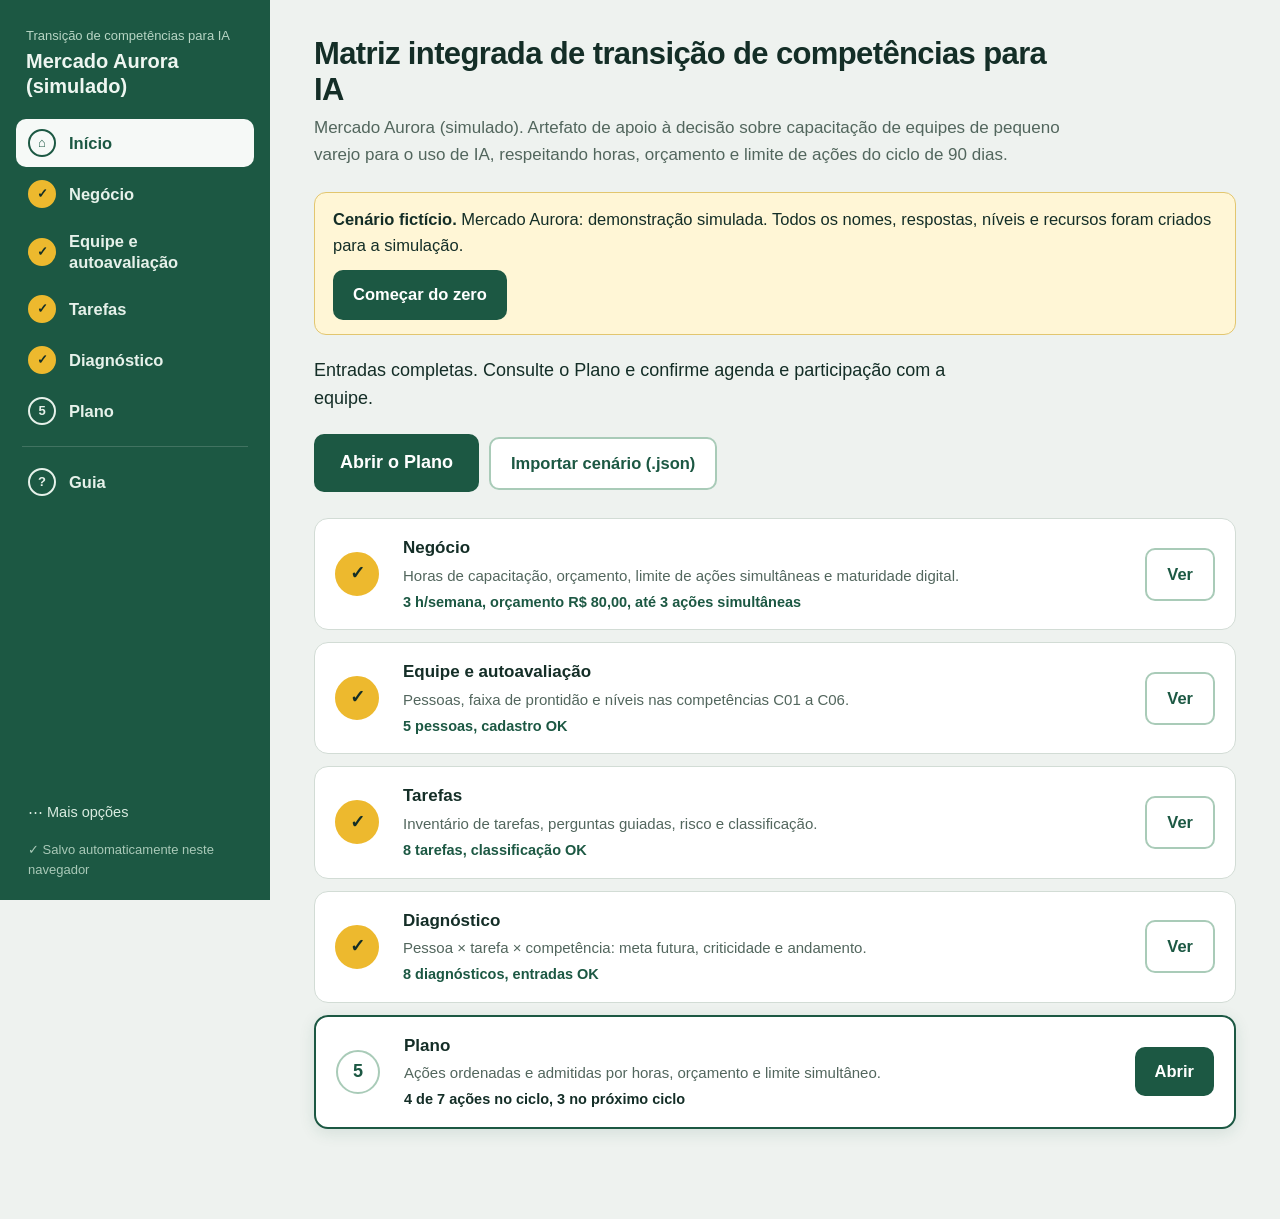
<file: index.html>
<!doctype html>
<html lang="pt-BR">
<head>
<meta charset="utf-8">
<meta name="viewport" content="width=device-width, initial-scale=1">
<title>Treinamento da equipe para IA</title>
<link rel="stylesheet" href="assets/css/estilo.css">
</head>
<body>
<div id="root"></div>
<div class="toast" id="toast" role="status" aria-live="polite"></div>
<noscript><p style="padding:30px;font-size:18px">Para usar esta ferramenta, o JavaScript do navegador precisa estar ativado.</p></noscript>

<!-- Scripts clássicos (não módulos), em ordem, para funcionar abrindo o arquivo direto do disco. -->
<script src="assets/js/motor.js"></script>
<script src="assets/js/textos.js"></script>
<script src="assets/js/util.js"></script>
<script src="assets/js/estado.js"></script>
<script src="assets/js/formulario.js"></script>
<script src="assets/js/modelo-formulario.js"></script>
<script src="assets/js/telas/inicio.js"></script>
<script src="assets/js/telas/loja.js"></script>
<script src="assets/js/telas/equipe.js"></script>
<script src="assets/js/telas/tarefas.js"></script>
<script src="assets/js/telas/aprender.js"></script>
<script src="assets/js/telas/plano.js"></script>
<script src="assets/js/telas/ajuda.js"></script>
<script src="assets/js/app.js"></script>
</body>
</html>
</file>
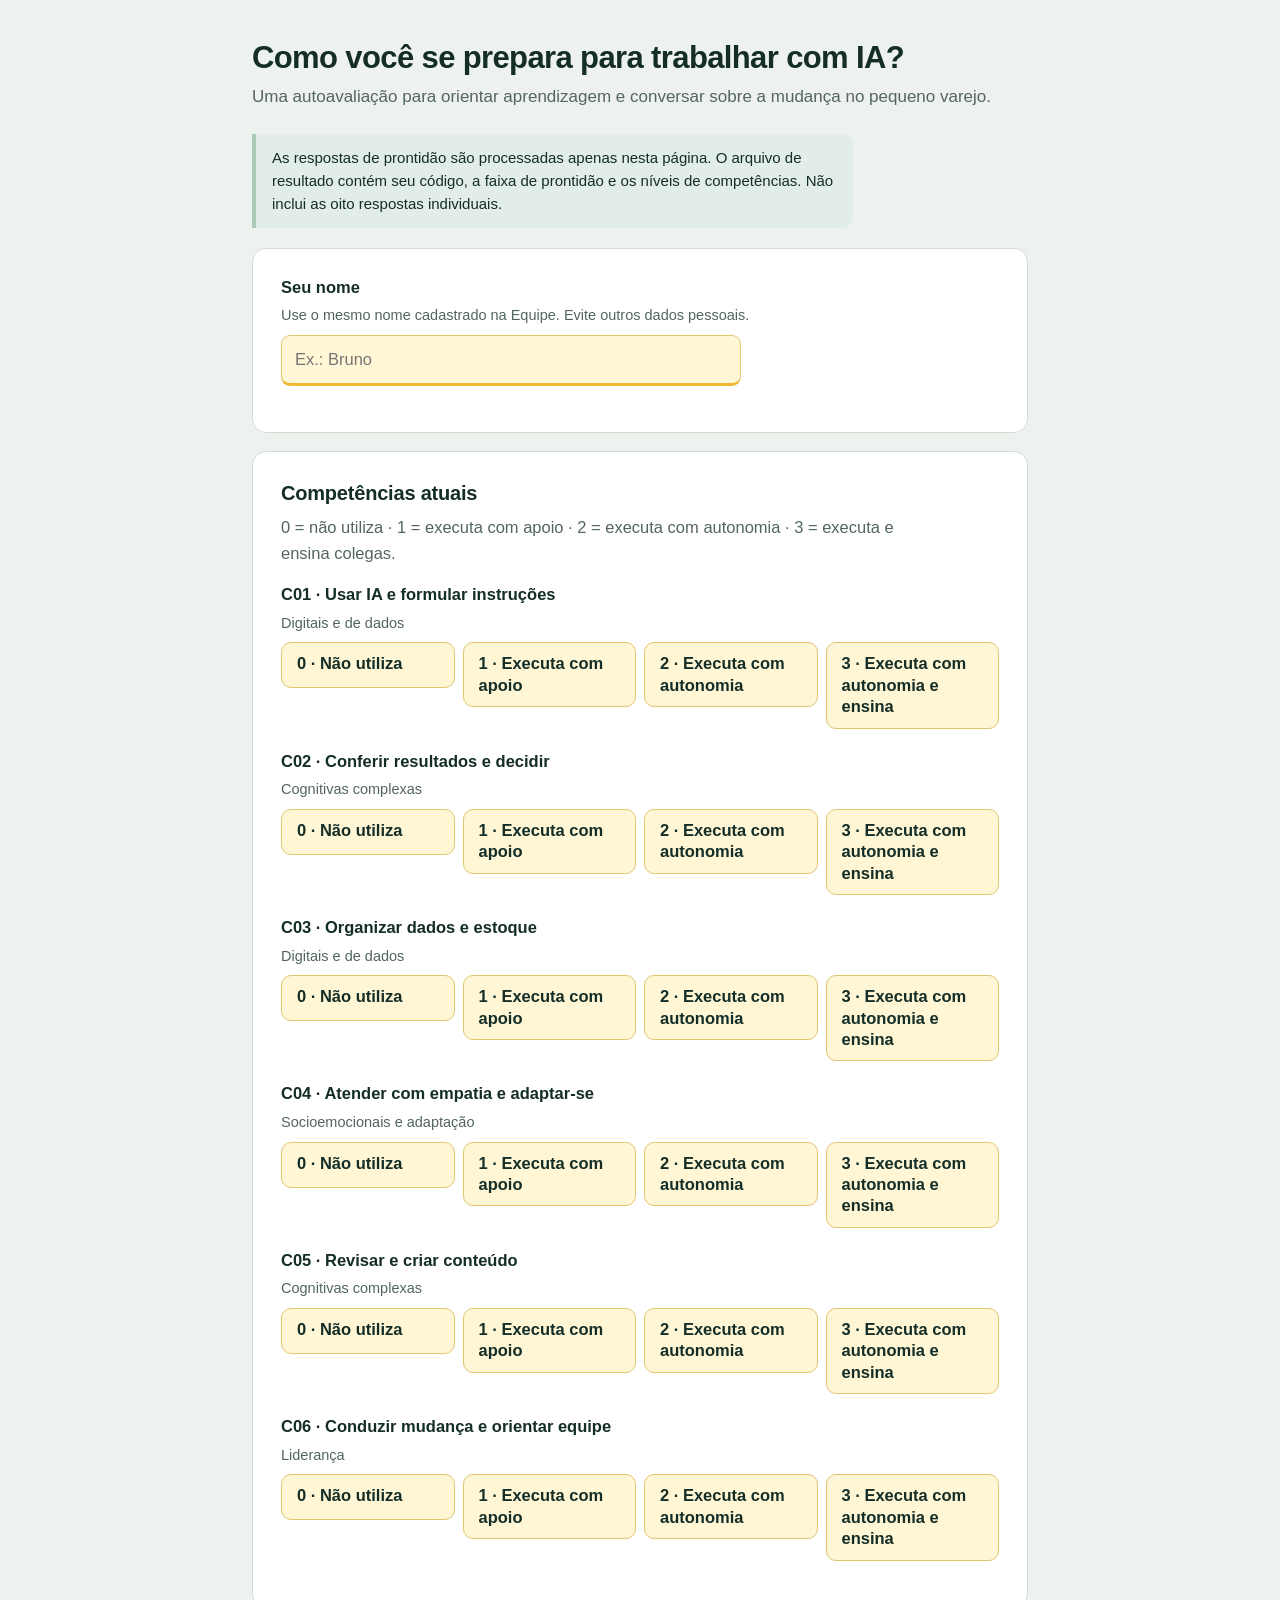
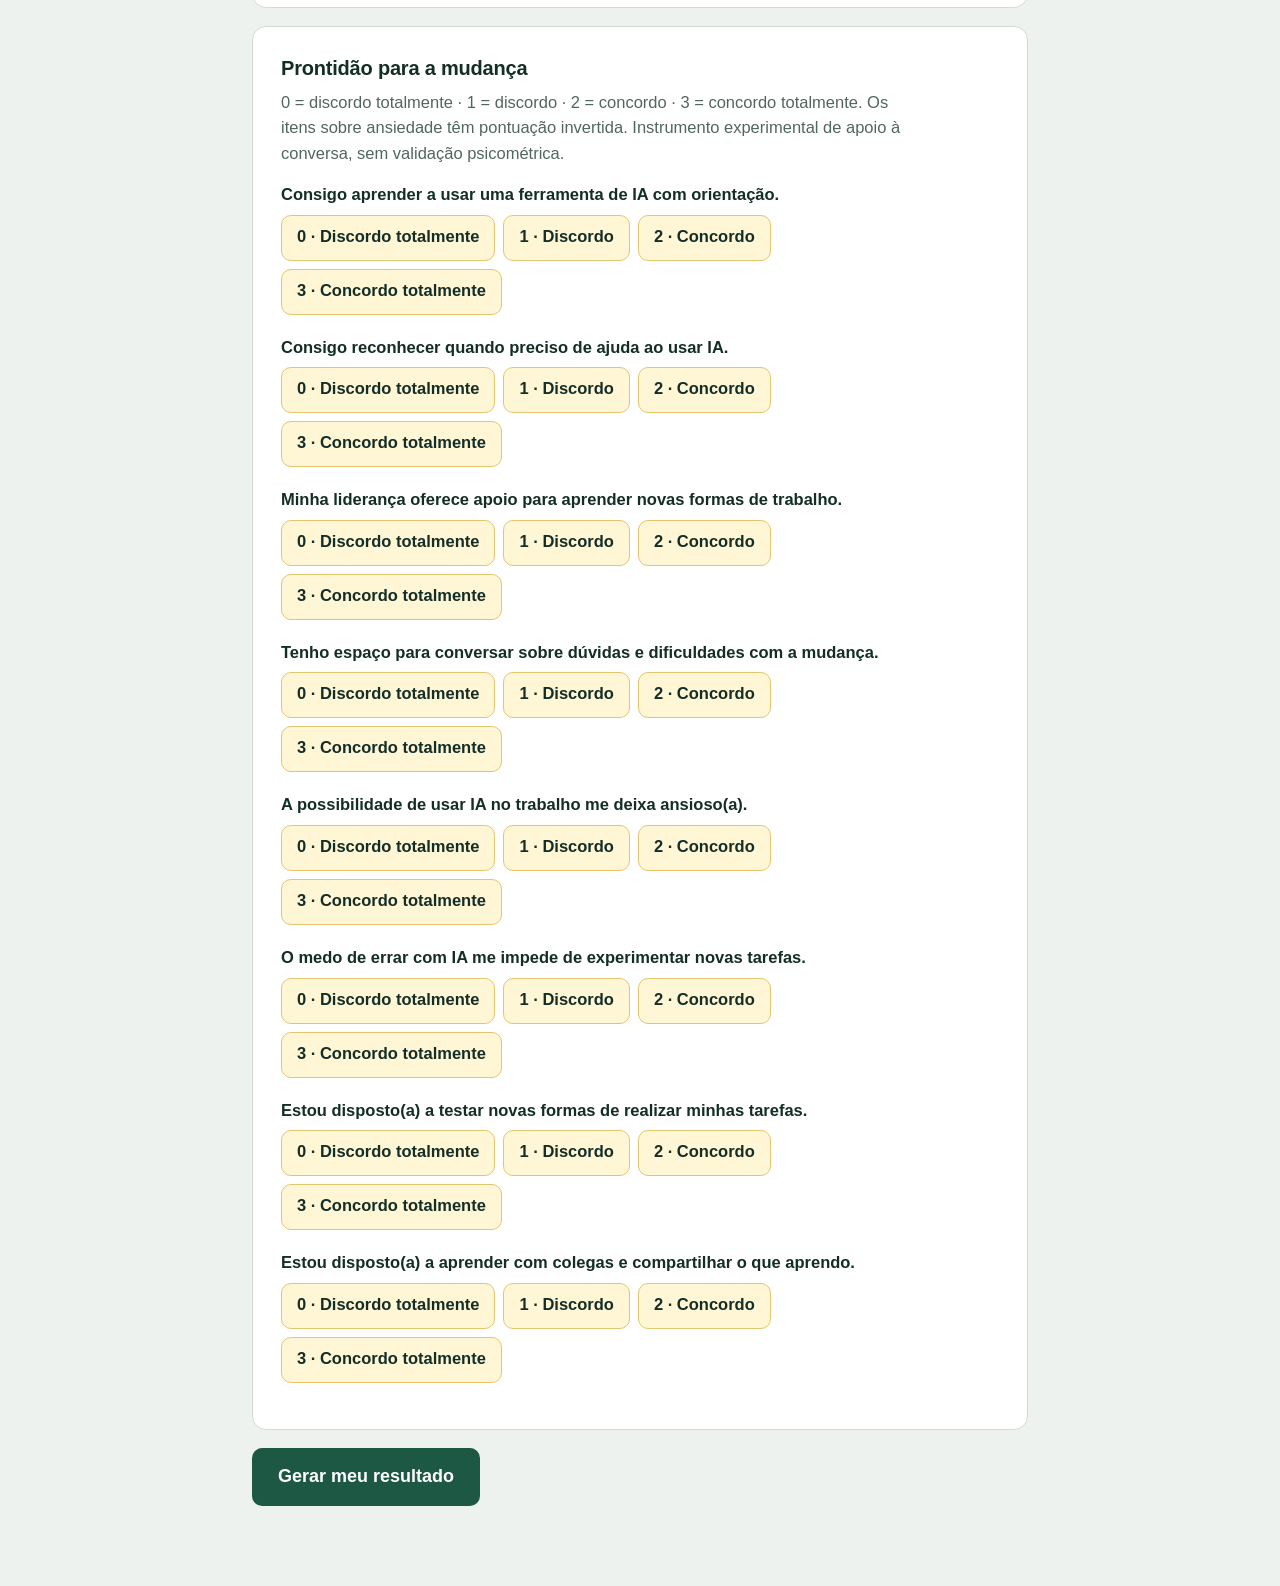
<file: colaborador/Formulario_Colaborador.html>
<!doctype html>
<html lang="pt-BR" data-mode="colaborador">
<head>
<meta charset="utf-8">
<meta name="viewport" content="width=device-width, initial-scale=1">
<title>Questionário</title>
<style>
/* estilo.css
   Visual pensado para quem não tem familiaridade com tecnologia:
   letras maiores, botões grandes, uma coisa por vez.
   Verde = navegação e ações; amarelo = o que a pessoa preenche (como as células amarelas da planilha). */

:root {
  --bg: #EEF2EF; --surface: #FFFFFF; --ink: #142E27; --muted: #52665D; --line: #D2DCD5;
  --green: #1C5843; --green-2: #2A7457; --green-soft: #E1EDE6; --green-line: #A9CBB8;
  --tag: #EDB92E; --tag-soft: #FFF6D6; --tag-line: #E2C66F;
  --alert: #A8392C; --alert-soft: #F9E5E0; --warn: #7A5700; --warn-soft: #FCF1D4;
  --font: "Avenir Next", "Avenir", "Segoe UI Variable Text", "Segoe UI", Roboto, "Helvetica Neue", Arial, sans-serif;
  font-family: var(--font); color: var(--ink); background: var(--bg);
  font-size: 16.5px; line-height: 1.55;
}
* { box-sizing: border-box }
body { margin: 0; min-height: 100vh }
button, input, select, textarea { font: inherit; color: inherit }
:focus-visible { outline: 3px solid var(--tag); outline-offset: 2px }
[hidden] { display: none !important }
.num { font-variant-numeric: tabular-nums }
.muted { color: var(--muted) }
.small { font-size: 14.5px }

/* ---------- estrutura ---------- */
.app { display: grid; grid-template-columns: 270px 1fr; min-height: 100vh }
.side { background: var(--green); color: #EEF6F1; padding: 26px 16px 20px; display: flex; flex-direction: column; gap: 20px; position: sticky; top: 0; height: 100vh; overflow: auto }
.brand { padding: 0 10px }
.brand small { display: block; color: #B7D5C4; font-size: 13px }
.brand strong { display: block; font-size: 20px; line-height: 1.25; margin-top: 3px }
.nav { display: flex; flex-direction: column; gap: 3px }
.nav button { all: unset; box-sizing: border-box; cursor: pointer; display: grid; grid-template-columns: 30px 1fr; align-items: center; gap: 11px; padding: 10px 12px; border-radius: 10px; color: #E6F1EA; font-weight: 600; line-height: 1.25 }
.nav button:hover { background: rgba(255,255,255,.08) }
.nav button:focus-visible { outline: 3px solid var(--tag) }
.nav button[aria-current="page"] { background: #F6F9F7; color: var(--green) }
.nav .mark { width: 28px; height: 28px; border-radius: 50%; border: 2px solid currentColor; display: grid; place-items: center; font-size: 13px; font-weight: 800; position: relative }
.nav .mark.done { background: var(--tag); border-color: var(--tag); color: var(--ink) }
.nav .mark.pend::after { content: ""; position: absolute; top: -3px; right: -3px; width: 10px; height: 10px; border-radius: 50%; background: #F08A7A; border: 2px solid var(--green) }
.nav button[aria-current="page"] .mark.pend::after { border-color: #F6F9F7 }
.nav .sep { height: 1px; background: rgba(255,255,255,.16); margin: 8px 6px }
.side-foot { margin-top: auto; font-size: 14.5px }
.side-foot details summary { cursor: pointer; padding: 8px 12px; border-radius: 8px; color: #D9EBE0; list-style: none }
.side-foot details summary::-webkit-details-marker { display: none }
.side-foot details summary::before { content: "⋯  " }
.side-foot details summary:hover { background: rgba(255,255,255,.08) }
.side-foot .menu { display: flex; flex-direction: column; gap: 2px; padding: 4px 0 0 }
.side-foot .menu button { all: unset; cursor: pointer; padding: 7px 12px; border-radius: 8px; color: #E6F1EA }
.side-foot .menu button:hover { background: rgba(255,255,255,.08) }
.side-foot .menu button:focus-visible { outline: 3px solid var(--tag) }
.saved { padding: 8px 12px 0; color: #A9C9B8; font-size: 13px }

main { padding: 36px 44px 90px; width: 100%; max-width: 1100px; min-width: 0 }
main:focus { outline: none }
.head { margin-bottom: 24px; max-width: 760px }
.head h1 { font-size: 31px; line-height: 1.15; margin: 0 0 8px; letter-spacing: -.02em }
.head p { margin: 0; color: var(--muted); font-size: 17px }
h2 { font-size: 20px; margin: 0 0 6px; letter-spacing: -.01em }
h3 { font-size: 17px; margin: 0 0 4px }
.lead { color: var(--muted); margin: 0 0 16px; max-width: 68ch }
.block { background: var(--surface); border: 1px solid var(--line); border-radius: 14px; padding: 24px 26px; margin: 0 0 18px }
.section-title { margin: 30px 0 12px }

/* ---------- botões ---------- */
.btn { border: 0; border-radius: 10px; padding: 12px 20px; min-height: 46px; font-weight: 700; cursor: pointer; background: var(--green); color: #fff; display: inline-flex; align-items: center; gap: 8px; text-decoration: none }
.btn:hover { background: var(--green-2) }
.btn.big { font-size: 18px; padding: 15px 26px; min-height: 56px }
.btn.light { background: var(--surface); color: var(--green); border: 2px solid var(--green-line) }
.btn.light:hover { background: var(--green-soft); border-color: var(--green) }
.btn.quiet { background: transparent; color: var(--green); padding: 8px 12px; min-height: 40px; text-decoration: underline; text-underline-offset: 3px }
.btn.quiet:hover { background: var(--green-soft) }
.btn.danger { background: transparent; color: var(--alert); padding: 8px 12px; min-height: 40px }
.btn.danger:hover { background: var(--alert-soft) }
.actions { display: flex; gap: 10px; flex-wrap: wrap; align-items: center }

/* ---------- campos ---------- */
.field { margin: 0 0 20px }
.field > label, .field > .q { display: block; font-weight: 700; margin-bottom: 7px; font-size: 16.5px }
.field .hint { display: block; color: var(--muted); font-size: 14.5px; margin: -3px 0 8px; font-weight: 400 }
.in { width: 100%; max-width: 460px; padding: 11px 13px; border-radius: 9px; background: var(--tag-soft); border: 1.5px solid var(--tag-line); border-bottom: 3px solid var(--tag) }
.in:hover { border-color: var(--tag) }
.in.bad, .bad .in { background: var(--alert-soft); border-color: #E2A79D; border-bottom-color: var(--alert) }
select.in { cursor: pointer }
textarea.in { min-height: 70px; resize: vertical }

/* escolhas em botões (rádio) */
.choices { display: flex; flex-wrap: wrap; gap: 8px }
.choices.cols { display: grid; grid-template-columns: repeat(auto-fill, minmax(170px, 1fr)) }
.choice { position: relative }
.choice input { position: absolute; opacity: 0; inset: 0; margin: 0; pointer-events: none }
.choice span { display: block; padding: 10px 15px; border-radius: 10px; background: var(--tag-soft); border: 1.5px solid var(--tag-line); cursor: pointer; font-weight: 650; min-height: 46px; line-height: 1.3 }
.choice span small { display: block; font-weight: 400; color: var(--muted); font-size: 13.5px; margin-top: 2px }
.choice:hover span { border-color: var(--tag) }
.choice input:checked + span { background: var(--green); border-color: var(--green); color: #fff }
.choice input:checked + span small { color: #D5EADF }
.choice input:checked + span::before { content: "✓ " }
.choice input:focus-visible + span { outline: 3px solid var(--tag); outline-offset: 2px }
.field.missing .choices .choice span { border-color: #E2A79D; background: var(--alert-soft) }
.field.missing > .q::after { content: "  ← falta responder"; color: var(--alert); font-weight: 700; font-size: 14px }

/* contador com − e + */
.stepper { display: inline-flex; align-items: stretch; border-radius: 10px; overflow: hidden; border: 1.5px solid var(--tag-line); border-bottom: 3px solid var(--tag); background: var(--tag-soft) }
.stepper button { border: 0; background: transparent; width: 50px; font-size: 22px; font-weight: 700; cursor: pointer; color: var(--green) }
.stepper button:hover { background: #FBEBB4 }
.stepper input { border: 0; background: transparent; width: 110px; text-align: center; font-weight: 700; font-size: 18px; padding: 10px 0 }
.stepper .unit { align-self: center; padding-right: 14px; color: var(--muted); font-size: 14.5px }

/* ---------- cartões ---------- */
.cards { display: grid; grid-template-columns: repeat(auto-fill, minmax(300px, 1fr)); gap: 16px }
.card { background: var(--surface); border: 1px solid var(--line); border-radius: 14px; padding: 20px 22px; display: flex; flex-direction: column; gap: 10px }
.card.warn { border-color: #E9B7AE; box-shadow: inset 4px 0 0 var(--alert) }
.card h3 { font-size: 19px; margin: 0 }
.card .role { color: var(--muted); margin-top: -6px }
.card .card-actions { display: flex; gap: 8px; flex-wrap: wrap; margin-top: auto; padding-top: 6px }
.status { display: flex; gap: 8px; align-items: flex-start; font-size: 15px; font-weight: 600 }
.status::before { content: ""; flex: 0 0 10px; height: 10px; border-radius: 50%; margin-top: 7px; background: currentColor }
.status.ok { color: var(--green) }
.status.err { color: var(--alert) }
.status.info { color: var(--warn) }
.pill { display: inline-block; font-size: 13.5px; font-weight: 700; padding: 3px 10px; border-radius: 20px; background: var(--green-soft); color: var(--green) }
.pill.yellow { background: var(--tag-soft); color: var(--warn); border: 1px solid var(--tag-line) }
.skills { display: grid; gap: 5px; font-size: 14.5px }
.skills div { display: flex; justify-content: space-between; gap: 10px }
.dots { letter-spacing: 3px; color: var(--green); white-space: nowrap }
.dots i { font-style: normal; color: #C9D6CE }
.empty { text-align: center; padding: 40px 24px; color: var(--muted); background: var(--surface); border: 2px dashed var(--line); border-radius: 14px }
.empty p { margin: 0 0 16px; font-size: 17px }
.chips { display: flex; flex-wrap: wrap; gap: 8px }
.chips button { border: 1.5px dashed var(--green-line); background: var(--surface); color: var(--green); border-radius: 20px; padding: 7px 14px; cursor: pointer; font-weight: 600 }
.chips button:hover { background: var(--green-soft); border-style: solid }

/* ---------- início ---------- */
.journey { list-style: none; padding: 0; margin: 0; display: grid; gap: 12px }
.journey li { display: grid; grid-template-columns: 52px 1fr auto; gap: 16px; align-items: center; background: var(--surface); border: 1px solid var(--line); border-radius: 14px; padding: 16px 20px }
.journey li.next { border: 2px solid var(--green); box-shadow: 0 4px 16px rgba(28,88,67,.12) }
.journey .mark { width: 44px; height: 44px; border-radius: 50%; display: grid; place-items: center; font-weight: 800; font-size: 18px; border: 2px solid var(--green-line); color: var(--green) }
.journey .mark.done { background: var(--tag); border-color: var(--tag); color: var(--ink) }
.journey h3 { margin: 0 }
.journey p { margin: 2px 0 0; color: var(--muted); font-size: 15px }
.journey .state { font-size: 14.5px; font-weight: 700; margin-top: 4px }
.journey .state.err { color: var(--alert) }
.journey .state.ok { color: var(--green) }
.hello { font-size: 18px; max-width: 64ch; margin: 0 0 22px }

/* ---------- avisos ---------- */
.banner { display: flex; gap: 14px; align-items: flex-start; border-radius: 12px; padding: 15px 18px; margin: 0 0 20px; font-weight: 600; font-size: 16.5px }
.banner.ok { background: var(--green-soft); color: var(--green) }
.banner.aviso { background: var(--warn-soft); color: var(--warn) }
.banner.erro { background: var(--alert-soft); color: var(--alert) }
.banner .ico { font-size: 20px; line-height: 1.2 }
.banner .more { font-weight: 500; margin-top: 6px; display: flex; flex-wrap: wrap; gap: 6px 14px }
.banner a, .banner button.link { color: inherit; font-weight: 700; background: none; border: 0; padding: 0; cursor: pointer; text-decoration: underline; text-underline-offset: 3px }
.example-bar { display: flex; flex-wrap: wrap; gap: 12px 18px; align-items: center; justify-content: space-between; background: var(--tag-soft); border: 1.5px solid var(--tag-line); border-radius: 12px; padding: 14px 18px; margin: 0 0 22px }

/* ---------- plano ---------- */
.capacity { background: var(--surface); border: 1px solid var(--line); border-radius: 14px; padding: 22px 24px; margin-bottom: 22px }
.cap-row { display: grid; grid-template-columns: 220px 1fr 140px; gap: 16px; align-items: center; margin: 12px 0 }
.cap-row .t { font-weight: 700; font-size: 15px }
.cap-row .v { font-size: 15px; color: var(--muted); text-align: right }
.cap-row .v b { color: var(--ink) }
.bar { display: flex; height: 48px; border-radius: 9px; overflow: hidden; background: repeating-linear-gradient(135deg, #F1F4F2 0 7px, #E5EBE7 7px 14px); border: 1px solid var(--line) }
.bar .seg { display: flex; flex-direction: column; justify-content: center; padding: 0 10px; color: #fff; font-size: 13px; line-height: 1.25; overflow: hidden; white-space: nowrap; border-right: 2px solid var(--surface); min-width: 0 }
.bar .seg.c0 { background: var(--green) } .bar .seg.c1 { background: var(--green-2) } .bar .seg.c2 { background: #4E8F72 } .bar .seg.c3 { background: #3F6F5D }
.bar .seg.cult { background: var(--tag); color: var(--ink) }
.bar.thin { height: 16px }
.slots { display: flex; gap: 7px; flex-wrap: wrap }
.slots i { width: 34px; height: 26px; border-radius: 6px; border: 2px solid var(--green); background: var(--surface) }
.slots i.on { background: var(--green) }
.slots i.cult { background: var(--tag); border-color: var(--tag) }
.facts { display: flex; gap: 30px; flex-wrap: wrap; margin-bottom: 8px }
.facts div { color: var(--muted); font-size: 15px }
.facts b { display: block; color: var(--ink); font-size: 22px }
.action { display: grid; grid-template-columns: 46px 1fr; gap: 14px; background: var(--surface); border: 1px solid var(--line); border-radius: 14px; padding: 18px 22px; margin: 0 0 12px }
.action .n { width: 40px; height: 40px; border-radius: 50%; background: var(--green); color: #fff; display: grid; place-items: center; font-weight: 800; font-size: 17px }
.action.later .n { background: #C9D6CE; color: var(--ink) }
.action.prep .n { background: var(--tag); color: var(--ink) }
.action h3 { font-size: 18px; margin: 0 }
.action .what { font-weight: 700; color: var(--green); margin: 2px 0 }
.action .desc { color: var(--muted); margin: 0 0 8px; font-size: 15px }
.action dl { display: grid; grid-template-columns: repeat(auto-fill, minmax(170px, 1fr)); gap: 6px 18px; margin: 8px 0 10px; font-size: 15px }
.action dt { color: var(--muted); font-size: 13.5px }
.action dd { margin: 0; font-weight: 650 }
.action .next { background: var(--green-soft); border-radius: 9px; padding: 9px 12px; font-size: 15px; margin: 4px 0 10px }
.action.later .next { background: var(--warn-soft); color: var(--warn); font-weight: 650 }
.action .extra { font-size: 14.5px; color: var(--warn); margin: 0 0 8px }
.action .choices .choice span { min-height: 40px; padding: 7px 13px; font-size: 15px }

/* ---------- janelas ---------- */
dialog { border: 0; border-radius: 16px; padding: 0; width: min(760px, calc(100vw - 24px)); max-height: calc(100vh - 32px); color: var(--ink); box-shadow: 0 20px 60px rgba(10,30,24,.35) }
dialog::backdrop { background: rgba(14,36,29,.55) }
.dlg { display: flex; flex-direction: column; max-height: calc(100vh - 32px) }
.dlg-head { padding: 22px 28px 12px; border-bottom: 1px solid var(--line); display: flex; justify-content: space-between; gap: 16px; align-items: flex-start }
.dlg-head h2 { font-size: 23px; margin: 0 }
.dlg-head p { margin: 4px 0 0; color: var(--muted) }
.dlg-x { border: 0; background: transparent; font-size: 28px; line-height: 1; cursor: pointer; color: var(--muted); padding: 2px 8px; border-radius: 8px }
.dlg-x:hover { background: var(--bg) }
.dlg-body { padding: 22px 28px; overflow: auto }
.dlg-foot { padding: 16px 28px; border-top: 1px solid var(--line); display: flex; gap: 10px; justify-content: flex-end; flex-wrap: wrap; background: #F7FAF8; border-radius: 0 0 16px 16px }
.dlg-msg { color: var(--alert); font-weight: 700; margin-right: auto; align-self: center }
.group-title { font-size: 15px; font-weight: 800; color: var(--green); margin: 8px 0 14px; padding-top: 14px; border-top: 1px dashed var(--line) }
.group-title:first-child { border-top: 0; padding-top: 0 }
.preview { background: var(--green-soft); border-radius: 10px; padding: 12px 15px; margin: 4px 0 18px; font-size: 15.5px }

/* ---------- questionário ---------- */
.privacy { border-left: 4px solid var(--green-line); background: var(--green-soft); padding: 12px 16px; border-radius: 0 10px 10px 0; font-size: 15px; margin: 0 0 20px; max-width: 72ch }
.result-band { font-size: 26px; font-weight: 800; margin: 4px 0 }
.solo { max-width: 820px; margin: 0 auto; padding: 40px 22px 80px }
.solo .block { padding: 26px 28px }

.toast { position: fixed; right: 22px; bottom: 22px; background: var(--ink); color: #fff; padding: 13px 18px; border-radius: 10px; font-size: 15.5px; box-shadow: 0 6px 20px rgba(21,48,42,.3); max-width: 420px; opacity: 0; transform: translateY(8px); transition: .2s; pointer-events: none; z-index: 20 }
.toast.show { opacity: 1; transform: none }

/* ---------- avançado ---------- */
details.advanced { background: var(--surface); border: 1px solid var(--line); border-radius: 14px; padding: 0; margin: 0 0 18px }
details.advanced > summary { cursor: pointer; padding: 18px 26px; font-weight: 700; color: var(--green) }
details.advanced[open] > summary { border-bottom: 1px solid var(--line) }
details.advanced .inner { padding: 20px 26px }
table { border-collapse: collapse; width: 100%; font-size: 15px }
th, td { padding: 8px; text-align: left; border-bottom: 1px solid #E5EBE7; vertical-align: middle }
th { font-size: 13.5px; color: var(--muted) }
td .in { max-width: 120px; padding: 7px 9px }
.scroll { overflow-x: auto }
.help-list { margin: 0; padding-left: 20px }
.help-list li { margin: 6px 0 }

@media (max-width: 900px) {
  .app { grid-template-columns: 1fr }
  .side { position: static; height: auto; padding: 14px 12px; gap: 10px }
  .brand { padding: 0 4px }
  .nav { flex-direction: row; overflow-x: auto; gap: 4px; padding-bottom: 4px }
  .nav button { grid-template-columns: 28px auto; white-space: nowrap }
  .nav .sep { display: none }
  .side-foot { margin-top: 0 }
  main { padding: 22px 16px 70px }
  .head h1 { font-size: 26px }
  .journey li { grid-template-columns: 44px 1fr; }
  .journey li .btn { grid-column: 1 / -1 }
  .cap-row { grid-template-columns: 1fr; gap: 6px }
  .cap-row .v { text-align: left }
  .action { grid-template-columns: 1fr }
  dialog { width: 100vw; max-height: 100vh; border-radius: 0; margin: 0 }
  .dlg { max-height: 100vh }
  .dlg-body, .dlg-head, .dlg-foot { padding-left: 18px; padding-right: 18px }
}
@media (prefers-reduced-motion: reduce) { * { transition: none !important; scroll-behavior: auto !important } }
@media print {
  body { background: #fff; font-size: 12px }
  .side, .no-print, .btn, .actions, .choices, .toast { display: none !important }
  .app { display: block }
  main { padding: 0; max-width: none }
  .action, .capacity, .block { break-inside: avoid; border: 1px solid #bbb }
  .bar .seg, .slots i, .action .n { -webkit-print-color-adjust: exact; print-color-adjust: exact }
}

/* usado na página de testes */
.chip { display: inline-block; font-size: 13px; font-weight: 700; padding: 2px 9px; border-radius: 20px }
.chip.ok { background: var(--green-soft); color: var(--green) }
.chip.err { background: var(--alert-soft); color: var(--alert) }
</style>
</head>
<body>
<div id="root"></div>
<div class="toast" id="toast" role="status" aria-live="polite"></div>
<script>
// motor.js
// Toda a lógica de cálculo. Versão 2 das regras: parte das fórmulas da planilha Matriz_Transicao_IA_v1.xlsx
// e muda o que os testes de sentido apontaram (ver diagnostico.txt, Parte 3). Mudanças marcadas com [v2-n].
// Não depende da interface: pode ser testado sozinho (veja testes/Executar_Testes.html).

const COMPS = [
  ['C01', 'Usar IA e formular instruções', 'Digitais e de dados'],
  ['C02', 'Conferir resultados e decidir', 'Cognitivas complexas'],
  ['C03', 'Organizar dados e estoque', 'Digitais e de dados'],
  ['C04', 'Atender com empatia e adaptar-se', 'Socioemocionais e adaptação'],
  ['C05', 'Revisar e criar conteúdo', 'Cognitivas complexas'],
  ['C06', 'Conduzir mudança e orientar equipe', 'Liderança']
];
// [v2-7] EXT (apoio externo) e [v2-8] MAT (maturidade digital da loja) entram no catálogo
const INTERV_CODES = ['CULT', 'PARES', 'EXP', 'TUTOR', 'RED', 'PRES', 'EXT', 'MAT'];
const TASK_Q = ['ativa', 'q1', 'q2', 'q3', 'q4', 'q5', 'r1', 'r2', 'r3'];
const ANDAMENTOS = ['Não iniciada', 'Em andamento', 'Concluída'];
const PRONTIDOES = ['Baixa', 'Moderada', 'Alta'];
const MATURIDADE_ITENS = ['Registros digitais organizados', 'Equipamentos e acesso disponíveis', 'Rotinas de conferência de dados', 'Apoio à aprendizagem na rotina'];
const EPS = 1e-9;

const isNum = x => typeof x === 'number' && Number.isFinite(x);
const filled = x => x !== undefined && x !== null && String(x).trim() !== '';
const up = s => String(s).trim().toUpperCase();
// [v2-13] compara códigos pelo número (D9 < D10 < D100), não pelo texto
const idNum = id => { const m = /(\d+)/.exec(String(id || '')); return m ? +m[1] : 0; };
const cmpId = (a, b) => idNum(a) - idNum(b) || (up(a) < up(b) ? -1 : up(a) > up(b) ? 1 : 0);

// ---------- dados de exemplo (Mercado Aurora, fictício) ----------
function exemploAurora() {
  return {
    versao: '2.0',
    negocio: {
      loja: 'Mercado Aurora (simulado)', segmento: 'Minimercado de bairro', dataBase: '2026-09-22',
      horas: 3, orcamento: 80, maxAcoes: 3,
      maturidade: [1, 1, 2, 2],
      riscoAlto: 2, prontBaixa: 1, prontAlta: 2, presHoras: 0.5,
      maxAprendizes: 2,            // [v2-9] aprendizes simultâneos por colega
      cultGrupo: 'Sim',            // [v2-10] preparação cultural em grupo
      cultHoraExtra: 0.25,         // [v2-10] horas a mais por pessoa extra no grupo
      matAndamento: 'Não iniciada',
      intervencoes: {
        CULT: { nome: 'Preparação cultural', horas: 1, semanas: 2, custo: 0, participantes: 'Pessoa(s) + colega', compartilhado: false },
        PARES: { nome: 'Aprendizagem entre pares', horas: 1, semanas: 4, custo: 0, participantes: 'Pessoa + colega', compartilhado: false },
        EXP: { nome: 'Experimentação assistida', horas: 1, semanas: 8, custo: 0, participantes: 'Pessoa', compartilhado: false },
        TUTOR: { nome: 'Mentoria por IA', horas: 0.5, semanas: 4, custo: 0, participantes: 'Pessoa', compartilhado: false },
        RED: { nome: 'Redesenho gradual', horas: 0.5, semanas: 8, custo: 0, participantes: 'Pessoa', compartilhado: false },
        PRES: { nome: 'Preservação de competências', horas: 0, semanas: 4, custo: 0, participantes: 'Pessoa + colega', compartilhado: false },
        EXT: { nome: 'Apoio externo', horas: 1, semanas: 4, custo: 0, participantes: 'Pessoa + apoio externo', compartilhado: false },
        MAT: { nome: 'Elevar maturidade digital', horas: 1, semanas: 8, custo: 0, participantes: 'Gestor', compartilhado: false }
      }
    },
    equipe: [
      { id: 'E01', nome: 'Helena', funcao: 'Proprietária-gestora', gestor: 'Sim', prontidao: 'Alta', c: [1, 2, 2, 3, 1, 1], obs: '', prep: '' },
      { id: 'E02', nome: 'Bruno', funcao: 'Atendimento e vendas', gestor: 'Não', prontidao: 'Baixa', c: [0, 1, 1, 3, 1, 0], obs: '', prep: '' },
      { id: 'E03', nome: 'Carla', funcao: 'Estoque e reposição', gestor: 'Não', prontidao: 'Moderada', c: [1, 2, 1, 2, 0, 0], obs: '', prep: '' },
      { id: 'E04', nome: 'Diego', funcao: 'Marketing e mídias', gestor: 'Não', prontidao: 'Alta', c: [2, 2, 3, 2, 1, 1], obs: '', prep: '' },
      { id: 'E05', nome: 'Elisa', funcao: 'Caixa e retaguarda', gestor: 'Não', prontidao: 'Alta', c: [1, 3, 2, 3, 0, 0], obs: '', prep: '' }
    ],
    tarefas: [
      ['T01', 'Responder dúvidas no WhatsApp', 'Sim', 'Não', 'Não', 'Sim', 'Sim', 'Não', 'Sim', 'Sim', 'Não'],
      ['T02', 'Planejar pedido ao fornecedor', 'Sim', 'Não', 'Não', 'Sim', 'Sim', 'Não', 'Sim', 'Sim', 'Sim'],
      ['T03', 'Criar conteúdo para redes sociais', 'Sim', 'Não', 'Não', 'Não', 'Não', 'Sim', 'Não', 'Sim', 'Sim'],
      ['T04', 'Conferir lançamentos do caixa', 'Sim', 'Não', 'Não', 'Sim', 'Sim', 'Não', 'Não', 'Sim', 'Sim'],
      ['T05', 'Negociar reclamação sensível', 'Sim', 'Não', 'Sim', 'Não', 'Não', 'Não', 'Sim', 'Sim', 'Sim'],
      ['T06', 'Analisar indicadores de vendas', 'Sim', 'Não', 'Não', 'Não', 'Não', 'Não', 'Não', 'Sim', 'Sim'],
      ['T07', 'Preparar roteiro de capacitação', 'Sim', 'Não', 'Não', 'Não', 'Não', 'Sim', 'Não', 'Não', 'Sim'],
      ['T08', 'Conferir produtos na prateleira', 'Sim', 'Sim', 'Não', 'Sim', 'Não', 'Não', 'Não', 'Sim', 'Sim']
    ].map(r => { const t = { id: r[0], nome: r[1] }; TASK_Q.forEach((k, i) => t[k] = r[i + 2]); return t; }),
    diagnosticos: [
      ['D01', 'E01', 'T06', 'C01', 3, 3, 'Entrada simulada'],
      ['D02', 'E02', 'T01', 'C01', 2, 3, 'Entrada simulada'],
      ['D03', 'E03', 'T02', 'C03', 3, 3, 'Entrada simulada'],
      ['D04', 'E04', 'T03', 'C05', 2, 2, 'Entrada simulada'],
      ['D05', 'E05', 'T04', 'C01', 2, 2, 'Entrada simulada'],
      ['D06', 'E01', 'T07', 'C06', 2, 3, 'Entrada simulada'],
      ['D07', 'E01', 'T05', 'C04', 3, 3, 'Tarefa humana'],
      ['D08', 'E05', 'T02', 'C02', 2, 3, 'Sem lacuna, com preservação']
    ].map(r => ({ id: r[0], pessoa: r[1], tarefa: r[2], comp: r[3], meta: r[4], crit: r[5], andamento: 'Não iniciada', evidencia: r[6] }))
  };
}

function estadoVazio() {
  const s = exemploAurora();
  s.negocio.loja = ''; s.negocio.segmento = '';
  s.negocio.dataBase = new Date().toISOString().slice(0, 10);
  s.equipe = []; s.tarefas = []; s.diagnosticos = [];
  return s;
}

function addDays(iso, n) {
  if (!/^\d{4}-\d{2}-\d{2}$/.test(iso || '')) return null;
  const [y, m, d] = iso.split('-').map(Number);
  return new Date(Date.UTC(y, m - 1, d + n)).toISOString().slice(0, 10);
}

// ---------- Negocio!B46: validação dos parâmetros ----------
function validarNegocio(N) {
  const e = [];
  const base = [N.horas, N.orcamento, N.maxAcoes];
  if (!base.every(isNum)) e.push('Preencha horas semanais, orçamento e máximo de ações.');
  else {
    if (Math.min(...base) < 0) e.push('Horas, orçamento e máximo de ações não podem ser negativos.');
    if (!Number.isInteger(N.maxAcoes)) e.push('O máximo de ações simultâneas deve ser um número inteiro.');
  }
  if (!N.maturidade.every(isNum)) e.push('Responda os quatro itens de maturidade digital.');
  else if (N.maturidade.some(x => x < 0 || x > 3)) e.push('Maturidade digital vai de 0 a 3.');
  if (![N.riscoAlto, N.prontBaixa, N.prontAlta, N.presHoras].every(isNum)) e.push('Preencha os limites de risco, prontidão e preservação.');
  else {
    if (N.riscoAlto < 1 || N.riscoAlto > 3) e.push('O limite de risco alto deve ficar entre 1 e 3.');
    if (N.prontBaixa < 0) e.push('O limite de prontidão baixa não pode ser negativo.');
    if (N.prontAlta <= N.prontBaixa) e.push('O limite de prontidão alta deve ser maior que o de prontidão baixa.');
    if (N.prontAlta > 3) e.push('O limite de prontidão alta não pode passar de 3.');
    if (N.presHoras < 0) e.push('As horas de preservação não podem ser negativas.');
  }
  if (!isNum(N.maxAprendizes) || !Number.isInteger(N.maxAprendizes) || N.maxAprendizes < 1) e.push('Aprendizes por colega: número inteiro a partir de 1.');
  if (N.cultGrupo !== 'Sim' && N.cultGrupo !== 'Não') e.push('Indique se a preparação cultural é feita em grupo.');
  if (!isNum(N.cultHoraExtra) || N.cultHoraExtra < 0) e.push('Horas extras por pessoa na preparação em grupo: número a partir de 0.');
  for (const k of INTERV_CODES) {
    const it = N.intervencoes[k];
    if (![it.horas, it.semanas, it.custo].every(isNum)) { e.push(`Preencha horas, semanas e custo de “${it.nome}”.`); continue; }
    if (Math.min(it.horas, it.semanas, it.custo) < 0) e.push(`“${it.nome}” tem valor negativo.`);
    if (it.semanas < 1 || it.semanas > 12) e.push(`A duração de “${it.nome}” deve ficar entre 1 e 12 semanas.`);
  }
  return e;
}

// [v2-6] intervenções compatíveis para uma necessidade técnica (pessoa × competência).
// Prontidão moderada prefere ações acompanhadas; mentoria por IA só para prontidão alta e quem já usa IA (C01 ≥ 1).
// [v2-7] apoio externo é o último recurso: só quando nenhuma opção interna é compatível.
const ORDEM_EMPATE = ['PARES', 'RED', 'EXP', 'TUTOR'];
function escolherIntervencao(a, IV, semColega) {
  const W = semColega ? 0 : a.colegas.length, U = a.lacuna;
  const compat = [];
  if (W > 0) compat.push('PARES');
  if (a.automacao) compat.push('RED');
  if (U >= 2 || a.prontidao === 'Moderada') compat.push('EXP');
  if ((U === 1 || W === 0) && a.prontidao === 'Alta' && a.nivelIA >= 1) compat.push('TUTOR');
  if (!compat.length) return 'EXT';
  const min = Math.min(...compat.map(k => IV[k].custo));
  return ORDEM_EMPATE.find(k => compat.includes(k) && IV[k].custo === min);
}

// ---------- cálculo completo: Equipe, Tarefas, Diagnostico e Plano ----------
function compute(S) {
  const N = S.negocio;
  const negErros = validarNegocio(N);
  const negOK = negErros.length === 0;
  const matOK = N.maturidade.every(isNum);
  const matMedia = matOK ? N.maturidade.reduce((a, b) => a + b, 0) / 4 : null;          // Negocio!B19
  const teto = matOK ? (matMedia < 1 ? 1 : matMedia < 2 ? 2 : 3) : null;                 // Negocio!B20
  const IV = N.intervencoes;
  const idCount = (list, id) => list.filter(x => filled(x.id) && up(x.id) === up(id)).length;

  // Equipe!L (situação do cadastro)
  const equipe = S.equipe.map(p => {
    const vazio = ![p.id, p.nome, p.funcao, p.gestor, p.prontidao].some(filled) && !p.c.some(isNum);
    const erros = [];
    if (!vazio) {
      if (!filled(p.id)) erros.push('Informe o código.');
      else if (idCount(S.equipe, p.id) !== 1) erros.push('Código repetido.');
      if (!filled(p.nome)) erros.push('Informe o nome.');
      if (!filled(p.funcao)) erros.push('Informe a função.');
      if (p.gestor !== 'Sim' && p.gestor !== 'Não') erros.push('Indique se é gestor.');
      if (!PRONTIDOES.includes(p.prontidao)) erros.push('Indique a faixa de prontidão.');
      if (!p.c.every(isNum)) erros.push('Preencha as seis competências.');
      else if (p.c.some(x => x < 0 || x > 3)) erros.push('Competências vão de 0 a 3.');
    }
    return { ...p, vazio, erros, ok: !vazio && erros.length === 0 };
  });
  const pessoaOK = id => equipe.filter(p => p.ok && up(p.id) === up(id));

  // Tarefas!L:O (risco, classe inicial, classe final, situação)
  const tarefas = S.tarefas.map(t => {
    const vazio = ![t.id, t.nome, ...TASK_Q.map(k => t[k])].some(filled);
    const erros = [];
    if (!vazio) {
      if (!filled(t.id)) erros.push('Informe o código.');
      else if (idCount(S.tarefas, t.id) !== 1) erros.push('Código repetido.');
      if (!filled(t.nome)) erros.push('Descreva a tarefa.');
      if (TASK_Q.some(k => t[k] !== 'Sim' && t[k] !== 'Não')) erros.push('Responda Sim ou Não em todas as perguntas.');
    }
    const ok = !vazio && erros.length === 0;
    let risco = null, inicial = null, final = null;
    if (ok) {
      risco = (t.r1 === 'Sim' ? 1 : 0) + (t.r2 === 'Sim' ? 1 : 0) + (t.r3 === 'Não' ? 1 : 0);
      inicial = (t.q1 === 'Sim' || t.q2 === 'Sim') ? 'Humana'
        : (t.q3 === 'Sim' && t.q4 === 'Sim') ? 'Automação'
        : t.q5 === 'Sim' ? 'Colaboração' : 'Aumento';
      final = (inicial === 'Automação' && isNum(N.riscoAlto) && risco >= N.riscoAlto) ? 'Aumento' : inicial;
    }
    return { ...t, vazio, erros, ok, risco, inicial, final };
  });
  const tarefaOK = id => tarefas.filter(t => t.ok && up(t.id) === up(id));

  // Diagnostico!I:W — campos por diagnóstico
  const diags = S.diagnosticos.map(d => {
    const vazio = ![d.id, d.pessoa, d.tarefa, d.comp, d.andamento].some(filled) && !isNum(d.meta) && !isNum(d.crit);
    const erros = [];
    if (!vazio) {
      if (!filled(d.id)) erros.push('Informe o código.');
      else if (idCount(S.diagnosticos, d.id) !== 1) erros.push('Código repetido.');
      if (!filled(d.pessoa)) erros.push('Escolha a pessoa.');
      else if (pessoaOK(d.pessoa).length !== 1) erros.push('Pessoa inexistente ou com cadastro incompleto.');
      if (!filled(d.tarefa)) erros.push('Escolha a tarefa.');
      else if (tarefaOK(d.tarefa).length !== 1) erros.push('Tarefa inexistente ou incompleta.');
      if (!COMPS.some(c => c[0] === d.comp)) erros.push('Escolha a competência.');
      if (!isNum(d.meta) || d.meta < 0 || d.meta > 3) erros.push('Meta futura de 0 a 3.');
      if (!isNum(d.crit) || d.crit < 1 || d.crit > 3) erros.push('Criticidade de 1 a 3.');
      if (!ANDAMENTOS.includes(d.andamento)) erros.push('Escolha o andamento.');
      if (filled(d.pessoa) && filled(d.tarefa) && filled(d.comp) &&
        S.diagnosticos.filter(x => up(x.pessoa) === up(d.pessoa) && up(x.tarefa) === up(d.tarefa) && x.comp === d.comp).length !== 1)
        erros.push('Combinação pessoa + tarefa + competência repetida.');
      if (!negOK) erros.push('Corrija os parâmetros do Negócio.');
    }
    const ok = !vazio && erros.length === 0;
    const r = { ...d, vazio, erros, ok, X: '', nec: '' };
    if (!ok) { r.justificativa = vazio ? '' : 'Corrigir os campos de entrada'; return r; }

    const p = pessoaOK(d.pessoa)[0], t = tarefaOK(d.tarefa)[0];
    const ci = COMPS.findIndex(c => c[0] === d.comp);
    Object.assign(r, {
      pessoaId: p.id, pessoaNome: p.nome, gestor: p.gestor, tarefaNome: t.nome, compNome: COMPS[ci][1], ci,
      classe: t.final, risco: t.risco, prontidao: p.prontidao, nivel: p.c[ci], teto,
      ativa: t.ativa === 'Sim'
    });
    r.metaCiclo = Math.min(d.meta, teto);                       // S
    r.lacunaFutura = Math.max(0, d.meta - r.nivel);             // T
    r.lacunaCiclo = Math.max(0, r.metaCiclo - r.nivel);         // U
    r.prioridade = r.lacunaCiclo * d.crit;                      // V
    r.colegas = equipe.filter(o => o.ok && up(o.id) !== up(d.pessoa) && o.prontidao !== 'Baixa' && o.c[ci] === 3); // W
    r.preservacao = (r.classe !== 'Humana' && r.risco >= N.riscoAlto) ? 'Registrar e praticar sem IA' : '';       // Z
    r.bloqueadoMat = r.metaCiclo < d.meta && r.lacunaCiclo === 0 && r.lacunaFutura > 0;  // [v2-8] só o teto impede a ação
    r.relevante = !(r.classe === 'Humana' || !r.ativa || d.andamento === 'Concluída');
    // Necessidade do diagnóstico. [v2-2] prontidão baixa só gera preparação quando há lacuna;
    // sem lacuna e com risco alto, a ação é preservação.
    if (r.relevante) {
      if (r.lacunaCiclo > 0) r.nec = p.prontidao === 'Baixa' ? 'CULT' : 'TEC';
      else if (r.preservacao) r.nec = 'PRES';
    }
    return r;
  });

  // ---------- [v2-1] ações agrupadas ----------
  const acoes = [];
  const validos = diags.filter(d => d.ok);
  const porId = id => S.equipe.find(p => up(p.id) === up(id));
  const ordemDiag = (a, b) => cmpId(a.id, b.id);

  // Treino técnico: uma ação por pessoa × competência (as tarefas viram contexto de prática)
  const grupos = new Map();
  for (const d of validos.filter(d => d.nec === 'TEC').sort(ordemDiag)) {
    const k = up(d.pessoaId) + '|' + d.comp;
    if (!grupos.has(k)) grupos.set(k, []);
    grupos.get(k).push(d);
  }
  for (const ds of grupos.values()) {
    const f = ds[0], p = equipe.find(o => up(o.id) === up(f.pessoaId));
    const a = {
      tipo: 'TEC', id: f.id, ids: ds.map(d => d.id), pessoa: f.pessoaId, pessoas: [f.pessoaId], pessoaNome: f.pessoaNome,
      gestor: f.gestor === 'Sim', comp: f.comp, compNome: f.compNome, tarefaNome: ds.map(d => d.tarefaNome).join(' · '),
      lacuna: Math.max(...ds.map(d => d.lacunaCiclo)), crit: Math.max(...ds.map(d => d.crit)),
      prioridade: Math.max(...ds.map(d => d.prioridade)), risco: Math.max(...ds.map(d => d.risco)),
      preservacao: ds.some(d => d.preservacao) ? 'Registrar e praticar sem IA' : '',
      automacao: ds.some(d => d.classe === 'Automação'), colegas: f.colegas, prontidao: p.prontidao, nivelIA: p.c[0],
      metaGradual: ds.some(d => d.metaCiclo < d.meta),
      andamento: ds.some(d => d.andamento === 'Em andamento') ? 'Em andamento' : 'Não iniciada'
    };
    a.X = escolherIntervencao(a, IV, false);
    if (a.X === 'PARES') a.alternativa = escolherIntervencao(a, IV, true);
    acoes.push(a);
  }

  // [v2-1][v2-10] Preparação cultural: uma por pessoa; em grupo quando houver duas ou mais
  const aguardando = [];
  const precisaPrep = new Map();
  for (const d of validos.filter(d => d.nec === 'CULT').sort(ordemDiag)) {
    const k = up(d.pessoaId);
    if (!precisaPrep.has(k)) precisaPrep.set(k, []);
    precisaPrep.get(k).push(d);
  }
  const prepFeita = [], prepFazer = [];
  for (const [k, ds] of precisaPrep) (porId(k).prep === 'Concluída' ? prepFeita : prepFazer).push(ds);
  // [v2-4] preparação concluída e prontidão ainda baixa: aguardar a reaplicação da autoavaliação
  for (const ds of prepFeita) aguardando.push({ pessoa: ds[0].pessoaId, pessoaNome: ds[0].pessoaNome, ids: ds.map(d => d.id) });
  const montarPrep = lista => {
    const ds = lista.flat(), membros = lista.map(l => l[0].pessoaId);
    const facilitadores = equipe.filter(o => o.ok && o.prontidao !== 'Baixa' && !membros.some(m => up(m) === up(o.id)));
    const n = membros.length;
    acoes.push({
      tipo: 'CULT', X: 'CULT', id: ds.map(d => d.id).sort(cmpId)[0], ids: ds.map(d => d.id).sort(cmpId), pessoa: n === 1 ? membros[0] : '', pessoas: membros,
      pessoaNome: lista.map(l => l[0].pessoaNome).join(', '), gestor: ds.some(d => d.gestor === 'Sim'), comp: null, compNome: '',
      tarefaNome: [...new Set(ds.map(d => d.tarefaNome))].join(' · '), prioridade: Math.max(...ds.map(d => d.prioridade)),
      risco: Math.max(...ds.map(d => d.risco)), preservacao: ds.some(d => d.preservacao) ? 'Registrar e praticar sem IA' : '',
      grupo: n > 1, horasExtra: (n - 1) * N.cultHoraExtra, colegas: facilitadores, apoioExterno: facilitadores.length === 0,
      andamento: membros.some(m => porId(m).prep === 'Em andamento') ? 'Em andamento' : 'Não iniciada'
    });
  };
  if (prepFazer.length) {
    if (N.cultGrupo === 'Sim') montarPrep(prepFazer);
    else prepFazer.forEach(l => montarPrep([l]));
  }

  // Preservação sem lacuna: uma por pessoa
  const pres = new Map();
  for (const d of validos.filter(d => d.nec === 'PRES').sort(ordemDiag)) {
    const k = up(d.pessoaId);
    if (!pres.has(k)) pres.set(k, []);
    pres.get(k).push(d);
  }
  for (const ds of pres.values()) {
    const f = ds[0];
    acoes.push({
      tipo: 'PRES', X: 'PRES', id: f.id, ids: ds.map(d => d.id), pessoa: f.pessoaId, pessoas: [f.pessoaId], pessoaNome: f.pessoaNome,
      gestor: f.gestor === 'Sim', comp: f.comp, compNome: f.compNome, tarefaNome: [...new Set(ds.map(d => d.tarefaNome))].join(' · '),
      prioridade: Math.max(...ds.map(d => d.crit)),   // [v2-5] prioridade pela criticidade, não zero
      risco: Math.max(...ds.map(d => d.risco)), preservacao: 'Registrar e praticar sem IA', colegas: [],
      andamento: ds.some(d => d.andamento === 'Em andamento') ? 'Em andamento' : 'Não iniciada'
    });
  }

  // [v2-8] Maturidade digital: ação da loja quando o teto bloqueia alguém por completo (lacuna do ciclo 0,
  // lacuna futura > 0) ou quando o teto é 1 (loja sem base digital)
  const limitados = validos.filter(d => d.relevante && d.metaCiclo < d.meta && (d.bloqueadoMat || teto === 1));
  const focoMat = matOK ? MATURIDADE_ITENS.filter((_, i) => N.maturidade[i] === Math.min(...N.maturidade)) : [];
  if (matOK && teto < 3 && limitados.length && N.matAndamento !== 'Concluída') {
    const gestor = equipe.find(p => p.ok && p.gestor === 'Sim');
    acoes.push({
      tipo: 'MAT', X: 'MAT', id: limitados.map(d => d.id).sort(cmpId)[0], ids: [], pessoa: gestor ? gestor.id : '', pessoas: gestor ? [gestor.id] : [],
      pessoaNome: 'Loja' + (gestor ? ' (' + gestor.nome + ')' : ''), gestor: true, comp: null, compNome: '', tarefaNome: focoMat.join(' · '),
      prioridade: Math.min(9, Math.max(...limitados.map(d => (d.meta - d.metaCiclo) * d.crit))), risco: 0, preservacao: '', colegas: [],
      foco: focoMat, andamento: N.matAndamento === 'Em andamento' ? 'Em andamento' : 'Não iniciada'
    });
  }

  const aplicarIV = a => {
    const iv = IV[a.X];
    a.intervencao = iv.nome;
    a.horas = iv.horas + (a.horasExtra || 0) + (a.preservacao && a.X !== 'PRES' ? N.presHoras : 0) + (a.X === 'PRES' ? N.presHoras : 0);
    a.semanas = Math.max(iv.semanas, a.preservacao ? 4 : 0);
    a.custo = iv.custo;
  };
  acoes.forEach(aplicarIV);

  // [v2-3] Ordem: prioridade; preparação cultural só desempata; depois gestor, risco, custo e código
  acoes.sort((a, b) => b.prioridade - a.prioridade || (b.X === 'CULT') - (a.X === 'CULT') || b.gestor - a.gestor
    || b.risco - a.risco || a.custo - b.custo || cmpId(a.id, b.id));

  // Plano: admissão sequencial por horas, orçamento, vagas e carga dos colegas
  let usoH = 0, usoC = 0, usoN = 0;
  const pagos = new Set(), carga = {};
  const plano = acoes.map((a, i) => {
    // [v2-9] colega com menor carga; se todos estão no limite, usa a intervenção alternativa
    if (a.X === 'PARES') {
      const livre = a.colegas.filter(c => (carga[up(c.id)] || 0) < N.maxAprendizes)
        .sort((x, y) => (carga[up(x.id)] || 0) - (carga[up(y.id)] || 0) || cmpId(x.id, y.id))[0];
      if (livre) a.colega = livre;
      else { a.trocaColega = `Colegas aptos já com ${N.maxAprendizes} aprendizes`; a.X = a.alternativa; aplicarIV(a); }
    }
    const custoEf = IV[a.X].compartilhado && pagos.has(a.X) ? 0 : a.custo;   // [v2-12]
    const consomeVaga = a.X !== 'PRES';                                         // [v2-5]
    const cabeH = usoH + a.horas <= N.horas + EPS;
    const cabeC = usoC + custoEf <= N.orcamento + EPS;
    const cabeN = !consomeVaga || usoN < N.maxAcoes;
    const admitida = negOK && cabeH && cabeC && cabeN;
    a.justificativa = justificar(a);
    const motivo = admitida ? a.justificativa
      : !cabeH ? 'Horas semanais insuficientes' : !cabeC ? 'Orçamento insuficiente' : 'Limite de ações simultâneas';
    if (admitida) {
      usoH += a.horas; usoC += custoEf; if (consomeVaga) usoN++;
      if (IV[a.X].compartilhado) pagos.add(a.X);
      if (a.X === 'PARES') carga[up(a.colega.id)] = (carga[up(a.colega.id)] || 0) + 1;
    }
    a.custoEfetivo = custoEf;
    const prazo = !admitida ? 'Próximo ciclo' : a.X === 'CULT' ? 'Preparação cultural' : a.semanas <= 4 ? '0-30 dias' : '31-90 dias';
    return { ordem: i + 1, d: a, admitida, motivo, prazo, saldo: (N.horas || 0) - usoH };
  });

  function justificar(a) {
    if (a.X === 'CULT') return a.apoioExterno ? 'Sem colega com prontidão moderada ou alta: preparação com apoio externo'
      : a.grupo ? 'Conversa em grupo; reaplicar a autoavaliação antes do treino' : 'Preparar e reaplicar prontidão antes do treino';
    if (a.X === 'PRES') return 'Preservar competência mesmo sem lacuna';
    if (a.X === 'MAT') return 'Elevar a maturidade digital (foco: ' + a.foco.join(', ') + ')';
    if (a.X === 'EXT') return 'Sem colega apto na loja: buscar apoio externo (fornecedor, curso, Sebrae)';
    if (a.X === 'PARES') return a.colega ? 'Combinar agenda com ' + a.colega.nome : 'Escolher colega nível 3 e combinar agenda';
    if (a.metaGradual) return 'Meta gradual limitada pela maturidade';
    return 'Desenvolver a lacuna com recursos existentes';
  }

  // devolve a ação de cada diagnóstico (para a tela de Diagnóstico)
  for (const d of diags.filter(d => d.ok)) {
    const a = acoes.find(x => x.ids.includes(d.id));
    if (a) Object.assign(d, { X: a.X, acao: a.id, intervencao: a.intervencao, horas: a.horas, semanas: a.semanas, custo: a.custo });
    d.justificativa = d.andamento === 'Concluída' ? 'Atualizar nível e evidência na reavaliação'
      : !d.ativa ? 'Tarefa inativa'
      : d.classe === 'Humana' ? 'Manter responsabilidade humana'
      : a ? a.justificativa + (a.ids.length > 1 ? ` (ação ${a.id}, junto com ${a.ids.filter(x => x !== d.id).join(', ')})` : '')
      : d.nec === 'CULT' ? 'Aguardando reavaliação da prontidão'
      : d.bloqueadoMat ? `Bloqueado pela maturidade digital (lacuna futura ${d.lacunaFutura})`
      : 'Sem lacuna no ciclo';
  }

  const pend = {
    negocio: negErros.length,
    equipe: equipe.filter(p => !p.vazio && !p.ok).length,
    tarefas: tarefas.filter(t => !t.vazio && !t.ok).length,
    diagnosticos: diags.filter(d => !d.vazio && !d.ok).length
  };
  const temPend = pend.negocio + pend.equipe + pend.tarefas + pend.diagnosticos > 0;
  const noCiclo = plano.filter(x => x.admitida).length;
  const adiadas = plano.length - noCiclo;

  // [v2-7] pontos de atenção
  const alertas = [];
  for (const p of plano.filter(p => p.d.X === 'CULT' && p.d.apoioExterno))
    alertas.push(`Preparação cultural de ${p.d.pessoaNome}: não há colega com prontidão moderada ou alta para conduzir; buscar apoio externo.`);
  const ext = plano.filter(p => p.d.X === 'EXT');
  if (ext.length) alertas.push(`Apoio externo necessário para ${ext.map(p => p.d.pessoaNome).join(', ')}: ninguém na loja tem nível 3 e a mentoria por IA não é indicada.`);
  if (aguardando.length) alertas.push(`Reaplicar a autoavaliação de ${aguardando.map(a => a.pessoaNome).join(', ')}: preparação cultural concluída.`);

  const soPres = plano.length > 0 && plano.every(p => p.d.X === 'PRES');
  const situacao = temPend ? { tipo: 'erro', texto: 'Há entradas pendentes: corrija os campos sinalizados antes de usar o plano.' }   // Plano!A7
    : plano.length === 0 ? { tipo: 'aviso', texto: aguardando.length ? alertas[alertas.length - 1] : 'Sem ações: confira tarefas ativas, lacunas, risco e ações concluídas.' }
    : N.horas === 0 ? { tipo: 'aviso', texto: 'Sem horas disponíveis: negociar tempo para capacitação.' }
    : adiadas > 0 ? { tipo: 'aviso', texto: 'Há ações adiadas: confira horas, orçamento e limite simultâneo.' }
    : alertas.length ? { tipo: 'aviso', texto: 'Plano calculado, com pontos de atenção: ' + alertas.join(' ') }
    : soPres ? { tipo: 'ok', texto: 'Equipe sem lacunas no ciclo: manter a preservação nas tarefas de risco alto.' }
    : { tipo: 'ok', texto: 'Plano calculado. Confirmar agenda e participação com a equipe.' };

  return {
    negErros, negOK, matMedia, teto, reavaliacao: addDays(N.dataBase, 90),
    equipe, tarefas, diags, plano, pend, situacao, alertas, aguardando,
    resumo: { noCiclo, adiadas, horas: usoH, custo: usoC, vagas: usoN, necessarias: plano.length }
  };
}

// [v2-4] registrar andamento de uma ação do plano (usado pela tela e pelos testes)
function concluirAcao(S, a, valor) {
  if (a.X === 'CULT') a.pessoas.forEach(id => { const p = S.equipe.find(x => up(x.id) === up(id)); if (p) p.prep = valor === 'Não iniciada' ? '' : valor; });
  else if (a.X === 'MAT') S.negocio.matAndamento = valor;
  else S.diagnosticos.filter(d => a.ids.includes(d.id)).forEach(d => d.andamento = valor);
}
// [v2-4] nova autoavaliação reabre o ciclo de preparação da pessoa
function aplicarAutoavaliacao(p, res) {
  p.prontidao = res.prontidao;
  p.c = COMPS.map(c => res.competencias[c[0]]);
  p.prep = '';
}

// ---------- autoavaliação do colaborador ----------
const PERGUNTAS = [
  'Consigo aprender a usar uma ferramenta de IA com orientação.',
  'Consigo reconhecer quando preciso de ajuda ao usar IA.',
  'Minha liderança oferece apoio para aprender novas formas de trabalho.',
  'Tenho espaço para conversar sobre dúvidas e dificuldades com a mudança.',
  'A possibilidade de usar IA no trabalho me deixa ansioso(a).',
  'O medo de errar com IA me impede de experimentar novas tarefas.',
  'Estou disposto(a) a testar novas formas de realizar minhas tarefas.',
  'Estou disposto(a) a aprender com colegas e compartilhar o que aprendo.'
];
function calcularAutoavaliacao(id, skills, answers, low = 1, high = 2, simulated = false) {
  if (!String(id).trim() || skills.length !== 6 || answers.length !== 8) throw new Error('Preencha o código, as 6 competências e as 8 perguntas.');
  if (![...skills, ...answers].every(x => Number.isInteger(x) && x >= 0 && x <= 3)) throw new Error('Cada resposta deve ser um número inteiro entre 0 e 3.');
  if (!Number.isFinite(low) || !Number.isFinite(high) || low < 0 || high > 3 || high <= low) throw new Error('Os limites devem satisfazer 0 ≤ baixa < alta ≤ 3.');
  const avg = answers.reduce((s, x, i) => s + ([4, 5].includes(i) ? 3 - x : x), 0) / 8;   // itens 5 e 6 invertidos
  let band = avg < low ? 'Baixa' : avg < high ? 'Moderada' : 'Alta';
  // [v2-11] medo e ansiedade no máximo: faixa baixa; um dos dois no máximo: no máximo moderada
  if (answers[4] === 3 && answers[5] === 3) band = 'Baixa';
  else if ((answers[4] === 3 || answers[5] === 3) && band === 'Alta') band = 'Moderada';
  const alertas = answers.every(x => x === answers[0]) ? ['Todas as respostas de prontidão iguais: confirmar a faixa em conversa.'] : [];
  return {
    versao: '2.0', codigo: String(id).trim(), origem: simulated ? 'Demonstração simulada' : 'Autoavaliação individual',
    prontidao: band, competencias: Object.fromEntries(COMPS.map((c, i) => [c[0], skills[i]])),
    limites: { baixa_menor_que: low, alta_a_partir_de: high }, alertas
  };
}

// textos.js
// Rótulos exibidos na tela, com a terminologia da planilha Matriz_Transicao_IA_v1.xlsx
// (abas Guia, Negocio, Equipe, Tarefas, Diagnostico e Plano) e do formulário do colaborador.

// Escala de competência (Guia!A16:B19)
const NIVEIS_TXT = [
  ['0 · Não utiliza', ''],
  ['1 · Executa com apoio', ''],
  ['2 · Executa com autonomia', ''],
  ['3 · Executa com autonomia e ensina', '']
];

// Competências C01 a C06 (Guia!A22:C27): nome e grupo
const HABILIDADES = Object.fromEntries(COMPS.map(c => [c[0], [c[0] + ' · ' + c[1], c[2]]]));

// Faixas de prontidão e orientação do formulário original
const PRONTIDAO_TXT = {
  Baixa: ['Prontidão baixa', 'Antes do treino técnico, combine uma conversa e uma demonstração com um colega. Repita a coleta depois da preparação.'],
  Moderada: ['Prontidão moderada', 'Comece com apoio e prática acompanhada. Combine dúvidas e expectativas com a liderança.'],
  Alta: ['Prontidão alta', 'A faixa permite iniciar aprendizagem planejada, conforme as lacunas e o tempo disponível.']
};

// Criticidade (Guia!C16:C19)
const IMPORTANCIA_TXT = { 1: ['1 · Baixa', 'Efeito limitado'], 2: ['2 · Média', 'Afeta a rotina'], 3: ['3 · Alta', 'Essencial à operação'] };

// Classe final da tarefa (Tarefas!N)
const CLASSE_TXT = {
  'Humana': ['Humana', 'Q1 ou Q2: a tarefa permanece humana e não gera capacitação para IA.'],
  'Automação': ['Automação', 'Regras claras e decisão delegável (Q3 + Q4).'],
  'Aumento': ['Aumento', 'IA apoia, pessoa decide.'],
  'Colaboração': ['Colaboração', 'Pessoa e IA refinam sugestões em conjunto.']
};

// Catálogo de intervenções (Negocio!A30:B35)
const INTERVENCAO_TXT = {
  CULT: ['Preparação cultural', 'Conversa e demonstração com um colega antes do treino técnico, uma por pessoa (em grupo quando houver mais de uma). Reaplicar o formulário de prontidão depois da preparação.'],
  PARES: ['Aprendizagem entre pares', 'Colega com nível 3 na competência, prontidão moderada ou alta, ensina na rotina.'],
  EXP: ['Experimentação assistida', 'Prática acompanhada com a ferramenta; compatível com lacuna do ciclo ≥ 2 ou prontidão moderada.'],
  TUTOR: ['Mentoria por IA', 'Aprendizagem com assistente de IA; para prontidão alta e quem já usa IA (C01 ≥ 1), com lacuna 1 ou sem colega apto.'],
  RED: ['Redesenho gradual', 'Transição gradual de tarefa classificada como Automação.'],
  PRES: ['Preservação de competências', 'Documentar a rotina e praticar sem IA; obrigatória com risco alto, mesmo sem lacuna. Não ocupa vaga de ação simultânea.'],
  EXT: ['Apoio externo', 'Curso, fornecedor da ferramenta ou instituição de apoio (ex.: Sebrae) quando nenhuma opção interna é compatível (sem colega nível 3 e mentoria por IA não indicada).'],
  MAT: ['Elevar maturidade digital', 'Ação da loja: organizar registros, equipamentos, rotinas de conferência e apoio à aprendizagem. Indicada quando a maturidade bloqueia o desenvolvimento.']
};

const ANDAMENTO_TXT = { 'Não iniciada': 'Não iniciada', 'Em andamento': 'Em andamento', 'Concluída': 'Concluída' };
const PRAZO_TXT = { 'Preparação cultural': 'Preparação cultural', '0-30 dias': '0-30 dias', '31-90 dias': '31-90 dias', 'Próximo ciclo': 'Próximo ciclo' };
const MOTIVO_TXT = {
  'Horas semanais insuficientes': 'Horas semanais insuficientes',
  'Orçamento insuficiente': 'Orçamento insuficiente',
  'Limite de ações simultâneas': 'Limite de ações simultâneas'
};
// Justificativas (Diagnostico!AG) exibidas sem alteração
const PROXIMO_PASSO_TXT = {};

// Perguntas guiadas (Tarefas!C6:K6)
const PERGUNTAS_TAREFA = [
  ['ativa', 'Ativa?', 'A tarefa faz parte da rotina atual?'],
  ['q1', 'Q1 · Exige presença física?', ''],
  ['q2', 'Q2 · Exige empatia ou negociação?', ''],
  ['q3', 'Q3 · Segue regras claras?', ''],
  ['q4', 'Q4 · A decisão pode ser delegada?', ''],
  ['q5', 'Q5 · Há troca de ideias com a IA?', ''],
  ['r1', 'R1 · O saber está concentrado em poucas pessoas?', ''],
  ['r2', 'R2 · Um erro causa prejuízo?', ''],
  ['r3', 'R3 · A equipe pratica a tarefa sem IA?', '']
];

const SUGESTOES_TAREFAS = [
  'Responder dúvidas no WhatsApp', 'Planejar pedido ao fornecedor', 'Criar conteúdo para redes sociais',
  'Conferir lançamentos do caixa', 'Negociar reclamação sensível', 'Analisar indicadores de vendas',
  'Preparar roteiro de capacitação', 'Conferir produtos na prateleira', 'Controlar estoque', 'Definir preços e promoções'
];

// Maturidade digital (Negocio!A13:A17)
const MATURIDADE_PERGUNTAS = [
  ['Registros digitais organizados'],
  ['Equipamentos e acesso disponíveis'],
  ['Rotinas de conferência de dados'],
  ['Apoio à aprendizagem na rotina']
];
const MATURIDADE_ESCALA = [['0 · Ausente', ''], ['1 · Inicial', ''], ['2 · Regular', ''], ['3 · Consolidada', '']];

// Escala de prontidão do formulário
const QUESTIONARIO_ESCALA = ['0 · Discordo totalmente', '1 · Discordo', '2 · Concordo', '3 · Concordo totalmente'];

// util.js
// Peças reutilizáveis da interface: criação de elementos, formatação, escolhas em botões,
// contador com − e +, janelas e downloads.

function h(tag, props, ...kids) {
  const e = document.createElement(tag);
  for (const [k, v] of Object.entries(props || {})) {
    if (v === null || v === undefined || v === false) continue;
    if (k === 'class') e.className = v;
    else if (k.startsWith('on') && typeof v === 'function') e.addEventListener(k.slice(2), v);
    else if (k === 'value' || k === 'checked' || k === 'disabled' || k === 'hidden') e[k] = v;
    else e.setAttribute(k, v === true ? '' : v);
  }
  for (const c of kids.flat(Infinity)) if (c !== null && c !== undefined && c !== false) e.append(c.nodeType ? c : String(c));
  return e;
}
const esc = s => String(s ?? '').replace(/[&<>"']/g, c => ({ '&': '&amp;', '<': '&lt;', '>': '&gt;', '"': '&quot;', "'": '&#39;' }[c]));
const fmtN = x => isNum(x) ? x.toLocaleString('pt-BR', { maximumFractionDigits: 2 }) : '—';
const fmtH = x => isNum(x) ? fmtN(x) + ' h' : '—';
const fmtR = x => isNum(x) ? x.toLocaleString('pt-BR', { style: 'currency', currency: 'BRL' }) : '—';
const fmtD = iso => iso ? iso.split('-').reverse().join('/') : '—';
const hoje = () => new Date().toISOString().slice(0, 10);
const plural = (n, um, varios) => n === 1 ? `1 ${um}` : `${n} ${varios}`;
const uid = () => Math.random().toString(36).slice(2, 9);

// Acrescenta filhos ignorando vazios e achatando listas (o append nativo escreveria "null" ou "[object HTMLElement]")
function put(el, ...kids) { for (const c of kids.flat(Infinity)) if (c !== null && c !== undefined && c !== false && c !== '') el.append(c.nodeType ? c : String(c)); return el; }

// Implementações de cada tela (preenchidas pelos arquivos em telas/)
const V = {};

function toast(msg) {
  const t = document.getElementById('toast');
  t.textContent = msg; t.classList.add('show');
  clearTimeout(toast.timer); toast.timer = setTimeout(() => t.classList.remove('show'), 4200);
}
function baixar(nome, conteudo, tipo) {
  const url = URL.createObjectURL(new Blob([conteudo], { type: tipo }));
  const a = h('a', { href: url, download: nome, hidden: true });
  document.body.append(a); a.click();
  setTimeout(() => { a.remove(); URL.revokeObjectURL(url); }, 1500);
}
function abrirArquivo(accept, cb) {
  const inp = h('input', { type: 'file', accept, hidden: true });
  inp.addEventListener('change', () => {
    const f = inp.files[0]; if (!f) return;
    const r = new FileReader();
    r.onload = () => { try { cb(r.result, f.name); } catch (e) { toast(e.message); } inp.remove(); };
    r.readAsText(f, 'utf-8');
  });
  document.body.append(inp); inp.click();
}
const nomeArquivo = s => String(s || 'arquivo').normalize('NFD').replace(/[\u0300-\u036f]/g, '').replace(/[^A-Za-z0-9]+/g, '_').replace(/^_|_$/g, '');

// Escolha única em botões grandes (rádios por baixo, para teclado e leitores de tela).
// opcoes: [[valor, rótulo, descrição?], ...]
function escolha(opcoes, valor, aoMudar, { cols = false, nome } = {}) {
  const grupo = nome || 'g' + uid();
  const wrap = h('div', { class: 'choices' + (cols ? ' cols' : ''), role: 'radiogroup' });
  for (const [v, rot, desc] of opcoes) {
    const inp = h('input', { type: 'radio', name: grupo, value: String(v), checked: valor !== null && valor !== undefined && String(valor) === String(v) });
    inp.addEventListener('change', () => aoMudar(v));
    wrap.append(h('label', { class: 'choice' }, inp, h('span', {}, rot, desc ? h('small', {}, desc) : null)));
  }
  return wrap;
}
const simNao = (valor, aoMudar) => escolha([['Sim', 'Sim'], ['Não', 'Não']], valor, aoMudar);

// Contador com botões − e +
function contador(valor, aoMudar, { passo = 1, min = 0, max = 9999, unidade = '', rotulo } = {}) {
  const inp = h('input', { type: 'number', inputmode: 'decimal', value: valor ?? '', min, max, step: passo, 'aria-label': rotulo });
  const definir = v => {
    v = Math.min(max, Math.max(min, Math.round(v / passo) * passo));
    inp.value = v; aoMudar(v);
  };
  inp.addEventListener('input', () => { const t = inp.value.replace(',', '.'); if (t === '') return aoMudar(null); const n = Number(t); if (Number.isFinite(n)) aoMudar(n); });
  inp.addEventListener('blur', () => { if (inp.value !== '') definir(Number(inp.value)); });
  return h('div', { class: 'stepper' },
    h('button', { type: 'button', 'aria-label': 'Diminuir', onclick: () => definir((Number(inp.value) || 0) - passo) }, '−'),
    inp,
    unidade ? h('span', { class: 'unit' }, unidade) : null,
    h('button', { type: 'button', 'aria-label': 'Aumentar', onclick: () => definir((Number(inp.value) || 0) + passo) }, '+'));
}

function texto(valor, aoMudar, attrs = {}) {
  return h('input', { class: 'in', type: 'text', value: valor ?? '', placeholder: attrs.placeholder, maxlength: attrs.maxlength || 80, oninput: e => aoMudar(e.target.value) });
}

// Bloco "pergunta + resposta"
function campo(pergunta, controle, dica) {
  const id = 'c' + uid();
  const temLabel = controle.matches && controle.matches('input, select, textarea');
  if (temLabel) controle.id = id;
  return h('div', { class: 'field' },
    temLabel ? h('label', { for: id }, pergunta) : h('div', { class: 'q' }, pergunta),
    dica ? h('span', { class: 'hint' }, dica) : null,
    controle);
}

function cabecalho(titulo, textoApoio) {
  return h('header', { class: 'head' }, h('h1', {}, titulo), textoApoio ? h('p', {}, textoApoio) : null);
}

function bolinhas(n) {
  const v = isNum(n) ? n : 0;
  return h('span', { class: 'dots', 'aria-label': isNum(n) ? NIVEIS_TXT[n][0] : 'não informado' }, '●'.repeat(v), h('i', {}, '●'.repeat(3 - v)));
}

// Janela (dialog). conteudo(corpo, rodape) monta o miolo; acoes = [{texto, classe, aoClicar}] onde aoClicar devolve true para fechar.
function janela({ titulo, subtitulo, montar, botaoOk = 'Salvar', aoConfirmar, larga }) {
  const msg = h('span', { class: 'dlg-msg', role: 'alert' });
  const corpo = h('div', { class: 'dlg-body' });
  const dlg = h('dialog', { 'aria-label': titulo, style: larga ? 'width:min(880px,calc(100vw - 24px))' : null });
  const fechar = () => { dlg.close(); dlg.remove(); };
  const ok = h('button', { class: 'btn', type: 'button', onclick: () => {
    msg.textContent = '';
    try { if (aoConfirmar() !== false) fechar(); } catch (e) { msg.textContent = e.message; }
  } }, botaoOk);
  const rodape = h('div', { class: 'dlg-foot' }, msg, h('button', { class: 'btn light', type: 'button', onclick: fechar }, 'Cancelar'), aoConfirmar ? ok : null);
  dlg.append(h('div', { class: 'dlg' },
    h('div', { class: 'dlg-head' }, h('div', {}, h('h2', {}, titulo), subtitulo ? h('p', {}, subtitulo) : null),
      h('button', { class: 'dlg-x', type: 'button', 'aria-label': 'Fechar', onclick: fechar }, '×')),
    corpo, rodape));
  dlg.addEventListener('cancel', e => { e.preventDefault(); fechar(); });
  document.body.append(dlg);
  const api = { corpo, rodape, ok, msg, fechar, erro: t => { msg.textContent = t; } };
  montar(corpo, api);
  dlg.showModal();
  corpo.scrollTop = 0;
  return api;
}

// formulario.js
// Autoavaliação individual: competências atuais e prontidão para a mudança.
// É usado de dois jeitos: dentro da tela do gerente e no arquivo entregue a cada pessoa.

function questionario({ nome, pedirNome = false, voce = false, low = 1, high = 2, exemplo = false, onMudou }) {
  const resp = { nome: nome || '', skills: Array(6).fill(null), answers: Array(8).fill(null) };
  const blocos = { skills: [], answers: [] };
  const el = h('div');
  const mudou = () => onMudou && onMudou();

  if (pedirNome) {
    const nomeIn = texto('', v => { resp.nome = v; mudou(); }, { placeholder: 'Ex.: Bruno' });
    put(el, h('div', { class: 'block' }, campo('Seu nome', nomeIn, 'Use o mesmo nome cadastrado na Equipe. Evite outros dados pessoais.')));
    blocos.nome = nomeIn;
  }

  const parte1 = h('div', { class: 'block' }, h('h2', {}, 'Competências atuais'),
    h('p', { class: 'lead' }, '0 = não utiliza · 1 = executa com apoio · 2 = executa com autonomia · 3 = executa e ensina colegas.'));
  COMPS.forEach((c, i) => {
    const [titulo, desc] = HABILIDADES[c[0]];
    const f = campo(titulo, escolha(NIVEIS_TXT.map((n, j) => [j, n[0], n[1]]), null, v => { resp.skills[i] = v; f.classList.remove('missing'); mudou(); }, { cols: true }), desc);
    blocos.skills.push(f); put(parte1, f);
  });

  const parte2 = h('div', { class: 'block' }, h('h2', {}, 'Prontidão para a mudança'),
    h('p', { class: 'lead' }, '0 = discordo totalmente · 1 = discordo · 2 = concordo · 3 = concordo totalmente. Os itens sobre ansiedade têm pontuação invertida. Instrumento experimental de apoio à conversa, sem validação psicométrica.'));
  PERGUNTAS.forEach((q, i) => {
    const f = campo(q, escolha(QUESTIONARIO_ESCALA.map((t, j) => [j, t]), null, v => { resp.answers[i] = v; f.classList.remove('missing'); mudou(); }));
    blocos.answers.push(f); put(parte2, f);
  });
  put(el, parte1, parte2);

  if (exemplo) el.prepend(h('p', { class: 'small' }, h('button', { class: 'btn quiet', type: 'button', onclick: () => {
    // respostas fictícias do Bruno (cenário Mercado Aurora)
    const marcar = (lista, valores) => lista.forEach((f, i) => { const r = f.querySelector(`input[value="${valores[i]}"]`); r.checked = true; r.dispatchEvent(new Event('change')); });
    marcar(blocos.skills, [0, 1, 1, 3, 1, 0]); marcar(blocos.answers, [0, 1, 1, 1, 3, 3, 1, 0]);
  } }, 'Preencher exemplo de Bruno')));

  return {
    el,
    // devolve o resultado ou lança erro explicando o que falta, destacando a primeira pergunta sem resposta
    resultado(codigo) {
      const nomeFinal = (resp.nome || '').trim();
      if (pedirNome && !nomeFinal) { blocos.nome.classList.add('bad'); blocos.nome.focus(); throw new Error('Preencha o nome.'); }
      const faltando = [...blocos.skills.filter((f, i) => resp.skills[i] === null), ...blocos.answers.filter((f, i) => resp.answers[i] === null)];
      faltando.forEach(f => f.classList.add('missing'));
      if (faltando.length) { faltando[0].scrollIntoView({ behavior: 'smooth', block: 'center' }); throw new Error('Responda todos os itens antes de gerar o resultado.'); }
      const r = calcularAutoavaliacao(codigo || nomeFinal, resp.skills, resp.answers, low, high, exemplo && resp.skills.join() === '0,1,1,3,1,0');
      r.nome = nomeFinal || nome || '';
      return r;
    }
  };
}

// Quadro com o resultado (não mostra as 8 respostas individuais)
function quadroResultado(r, voce = false) {
  const [faixa, explica] = PRONTIDAO_TXT[r.prontidao];
  return h('div', {},
    h('p', { class: 'muted', style: 'margin:0' }, 'Resultado para compartilhar' + (r.nome ? ' · ' + r.nome : '')),
    h('p', { class: 'result-band' }, faixa),
    h('p', { style: 'margin-top:0' }, explica),
    (r.alertas || []).map(a => h('p', { class: 'status info', style: 'margin:8px 0' }, a)),
    h('div', { class: 'skills block', style: 'padding:16px 18px;margin:12px 0' },
      COMPS.map(c => h('div', {}, h('span', {}, HABILIDADES[c[0]][0]), h('span', {}, NIVEIS_TXT[r.competencias[c[0]]][0], ' ', bolinhas(r.competencias[c[0]]))))),
    h('p', { class: 'small muted' }, 'Respostas individuais de prontidão não são incluídas no resultado nem na impressão.'));
}

// ---------- arquivo entregue a cada pessoa ----------
function montarColaborador() {
  const ds = document.documentElement.dataset;
  const nome = ds.nome || '';
  const low = Number(ds.low ?? 1), high = Number(ds.high ?? 2);
  document.title = 'Autoavaliação individual' + (nome ? ' · ' + nome : '');
  const q = questionario({ nome, pedirNome: !nome, voce: true, low, high });
  const saida = h('div');
  const botao = h('button', { class: 'btn big', type: 'button', onclick: () => {
    aviso.textContent = '';
    let r;
    try { r = q.resultado(ds.codigo); } catch (e) { aviso.textContent = e.message; return; }
    const arquivo = `Resposta_${nomeArquivo(r.nome || r.codigo)}.json`;
    saida.replaceChildren(h('div', { class: 'block', style: 'border:2px solid var(--green)' },
      h('h2', {}, 'Resultado gerado'),
      h('p', { class: 'lead' }, 'Baixe o resultado e entregue o arquivo à liderança. O arquivo contém o código, a faixa de prontidão e os níveis de competências.'),
      h('div', { class: 'actions' }, h('button', { class: 'btn big', type: 'button', onclick: () => {
        baixar(arquivo, JSON.stringify(r, null, 2), 'application/json;charset=utf-8');
        toast(`Resultado salvo como “${arquivo}”.`);
      } }, 'Baixar resultado (.json)')),
      h('p', { class: 'small muted' }, `Arquivo: “${arquivo}”.`),
      h('hr', { style: 'border:0;border-top:1px dashed var(--line);margin:18px 0' }),
      quadroResultado(r, true),
      h('p', { class: 'small muted' }, 'Se o navegador não baixar arquivos, mostre esta tela à liderança para transcrição. Ao concluir, feche a página.')));
    saida.scrollIntoView({ behavior: 'smooth', block: 'start' });
  } }, 'Gerar meu resultado');
  const aviso = h('p', { role: 'alert', style: 'color:var(--alert);font-weight:700' });
  document.getElementById('root').append(h('div', { class: 'solo' },
    cabecalho('Como você se prepara para trabalhar com IA?', (nome ? (ds.codigo ? ds.codigo + ' · ' : '') + nome + '. ' : '') + 'Uma autoavaliação para orientar aprendizagem e conversar sobre a mudança no pequeno varejo.'),
    h('div', { class: 'privacy' }, 'As respostas de prontidão são processadas apenas nesta página. O arquivo de resultado contém seu código, a faixa de prontidão e os níveis de competências. Não inclui as oito respostas individuais.'),
    q.el, aviso, botao, saida));
}

montarColaborador();
</script>
</body>
</html>
</file>
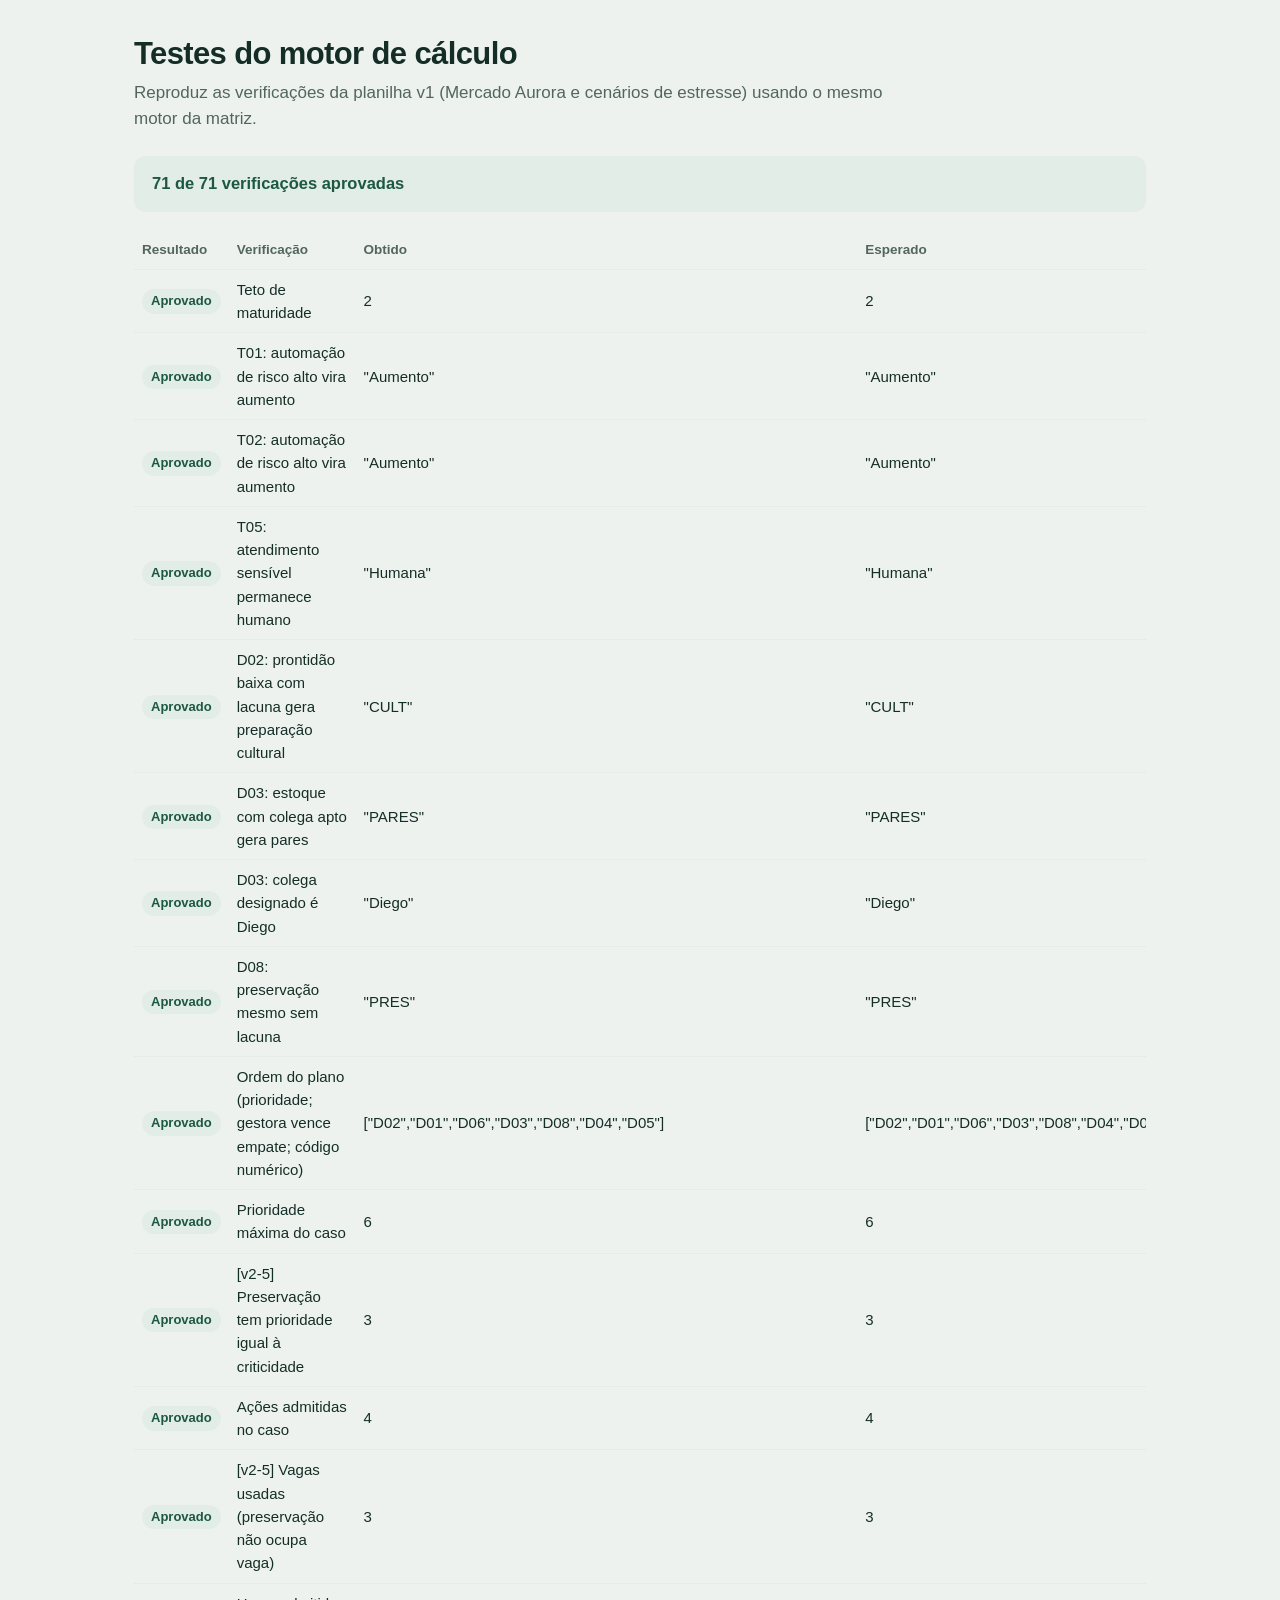
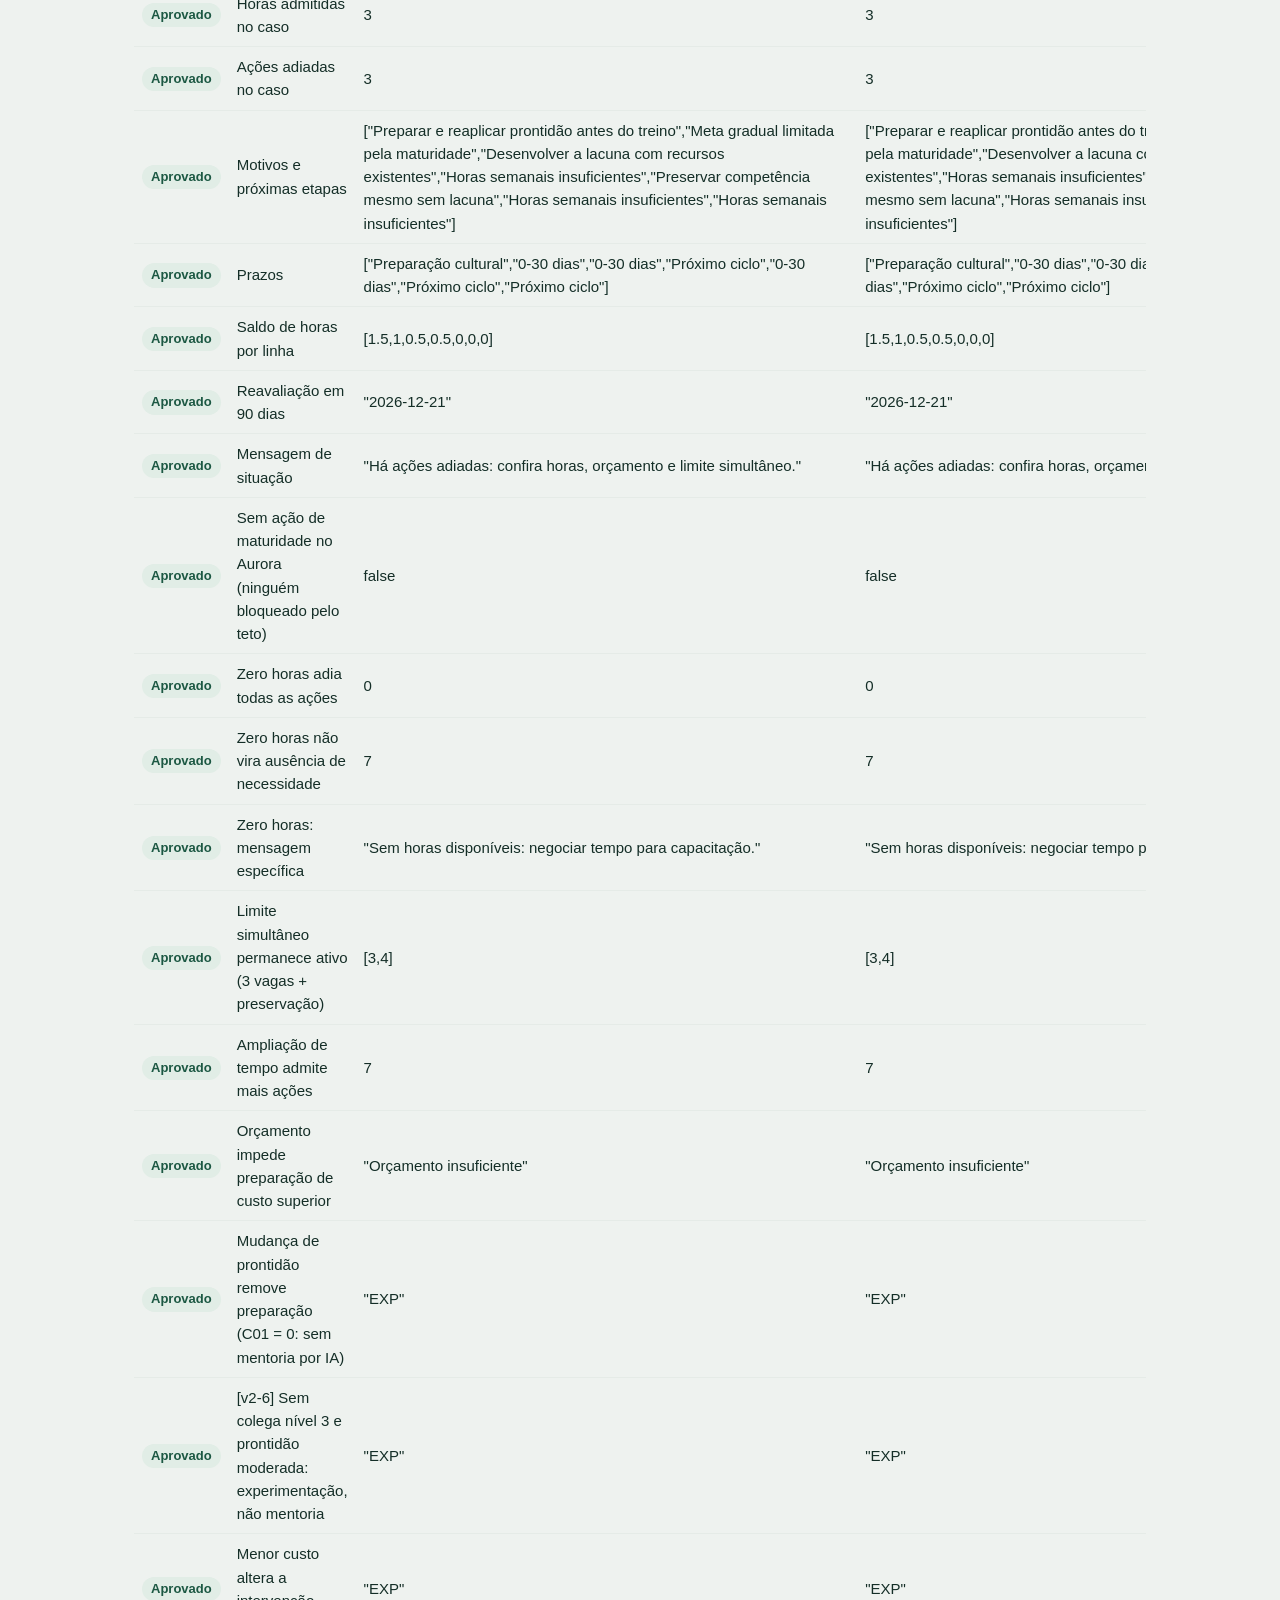
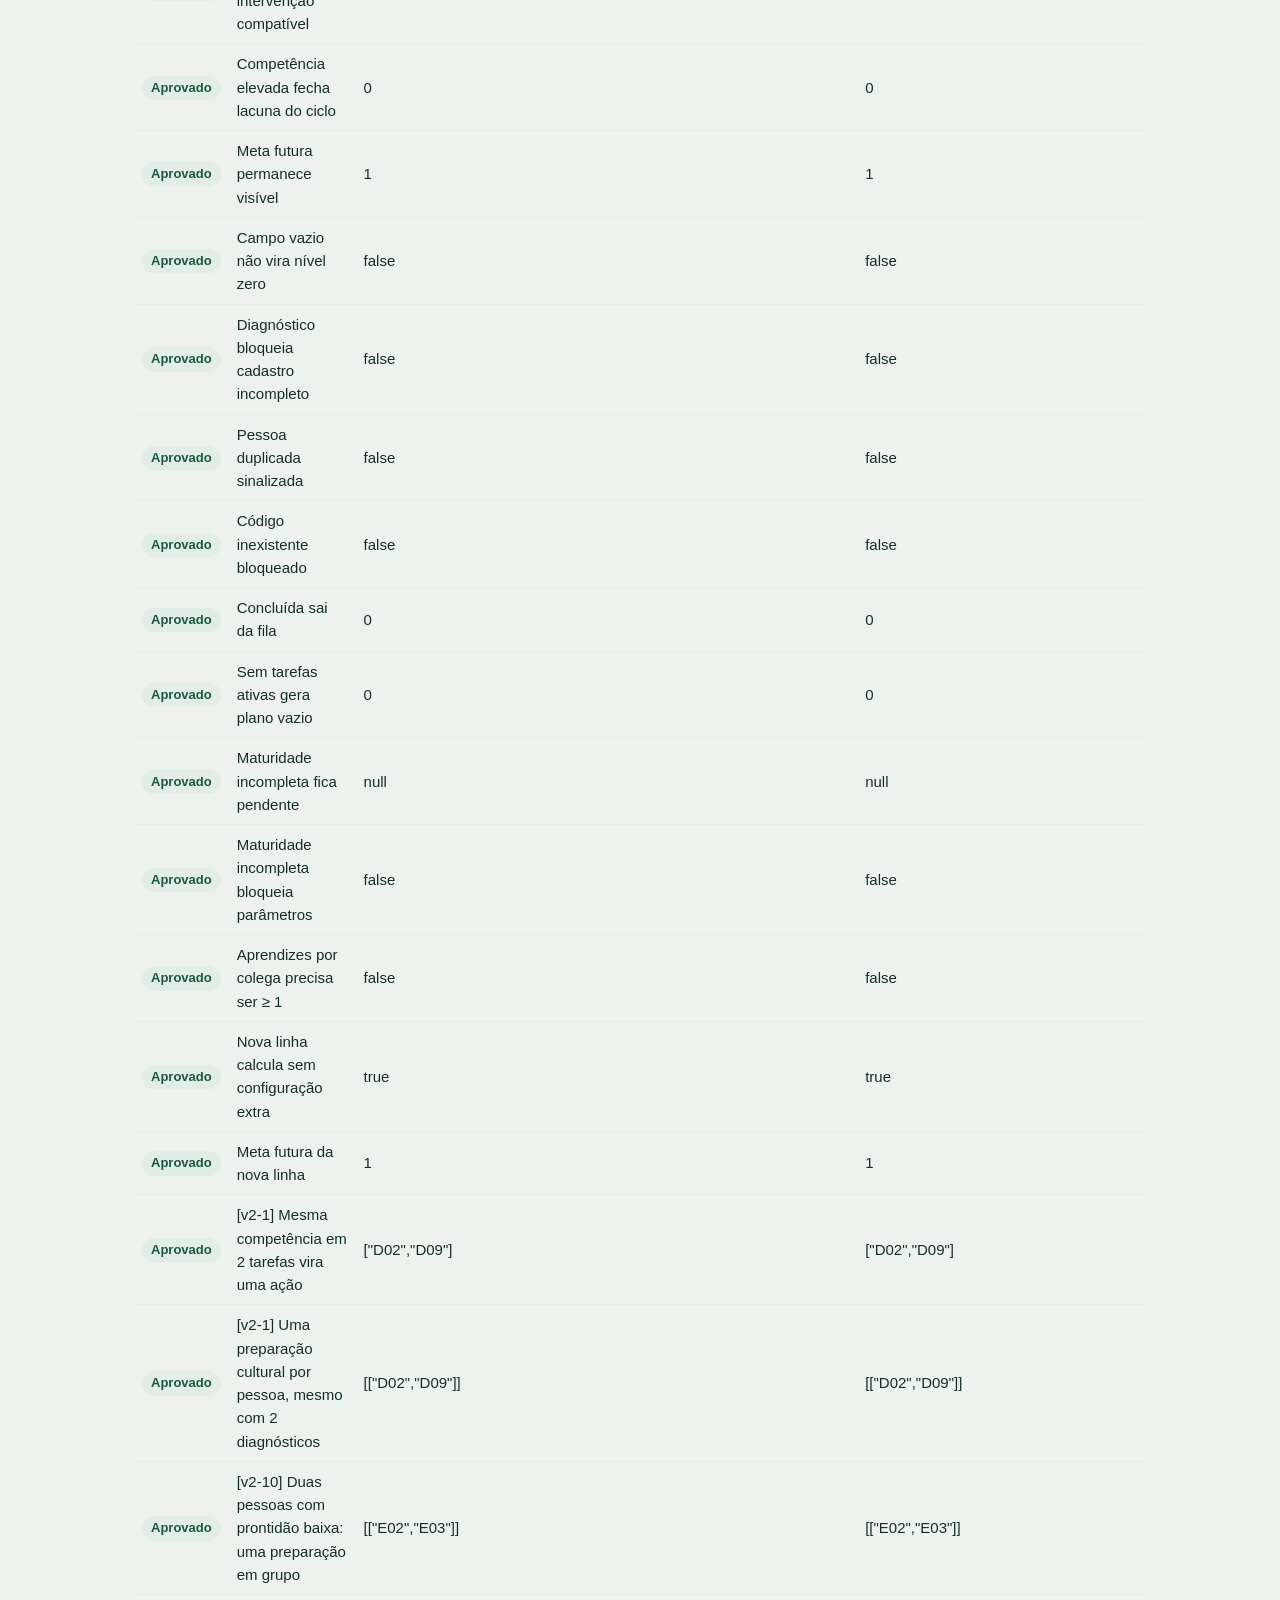
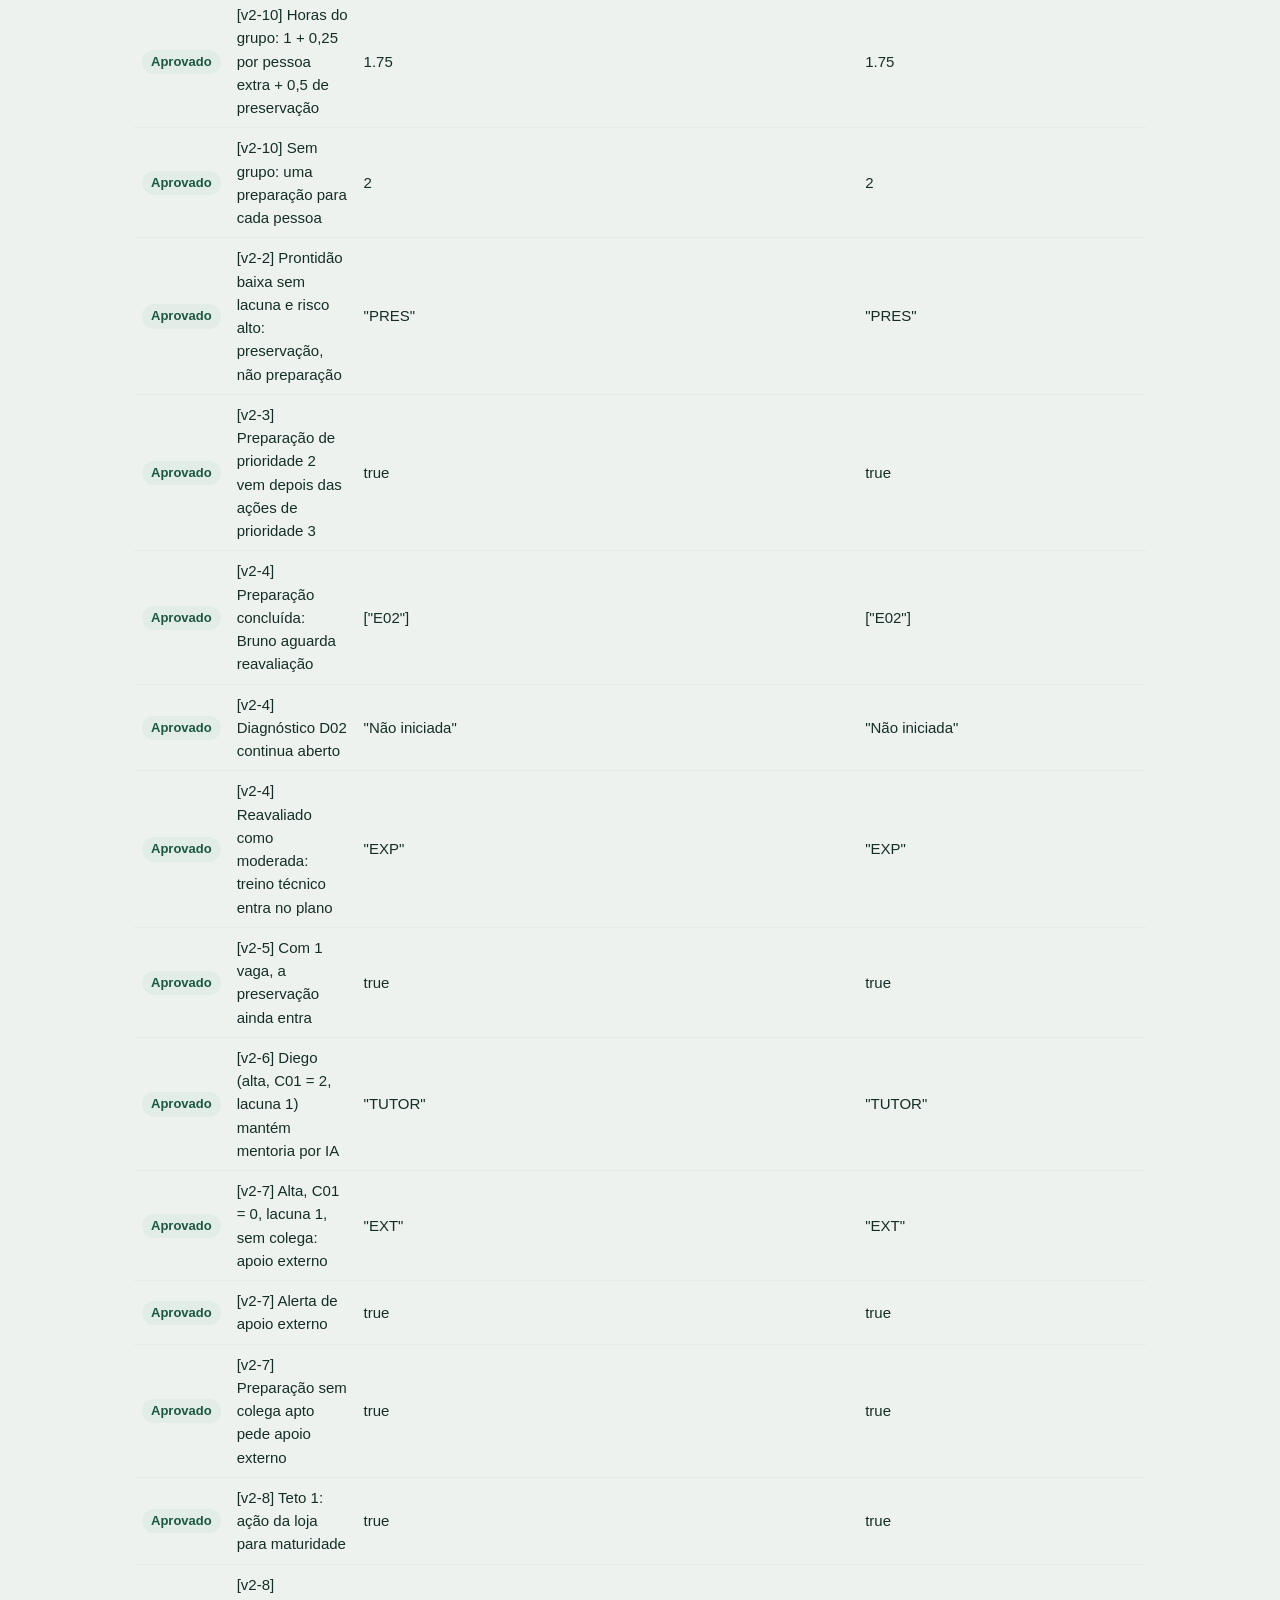
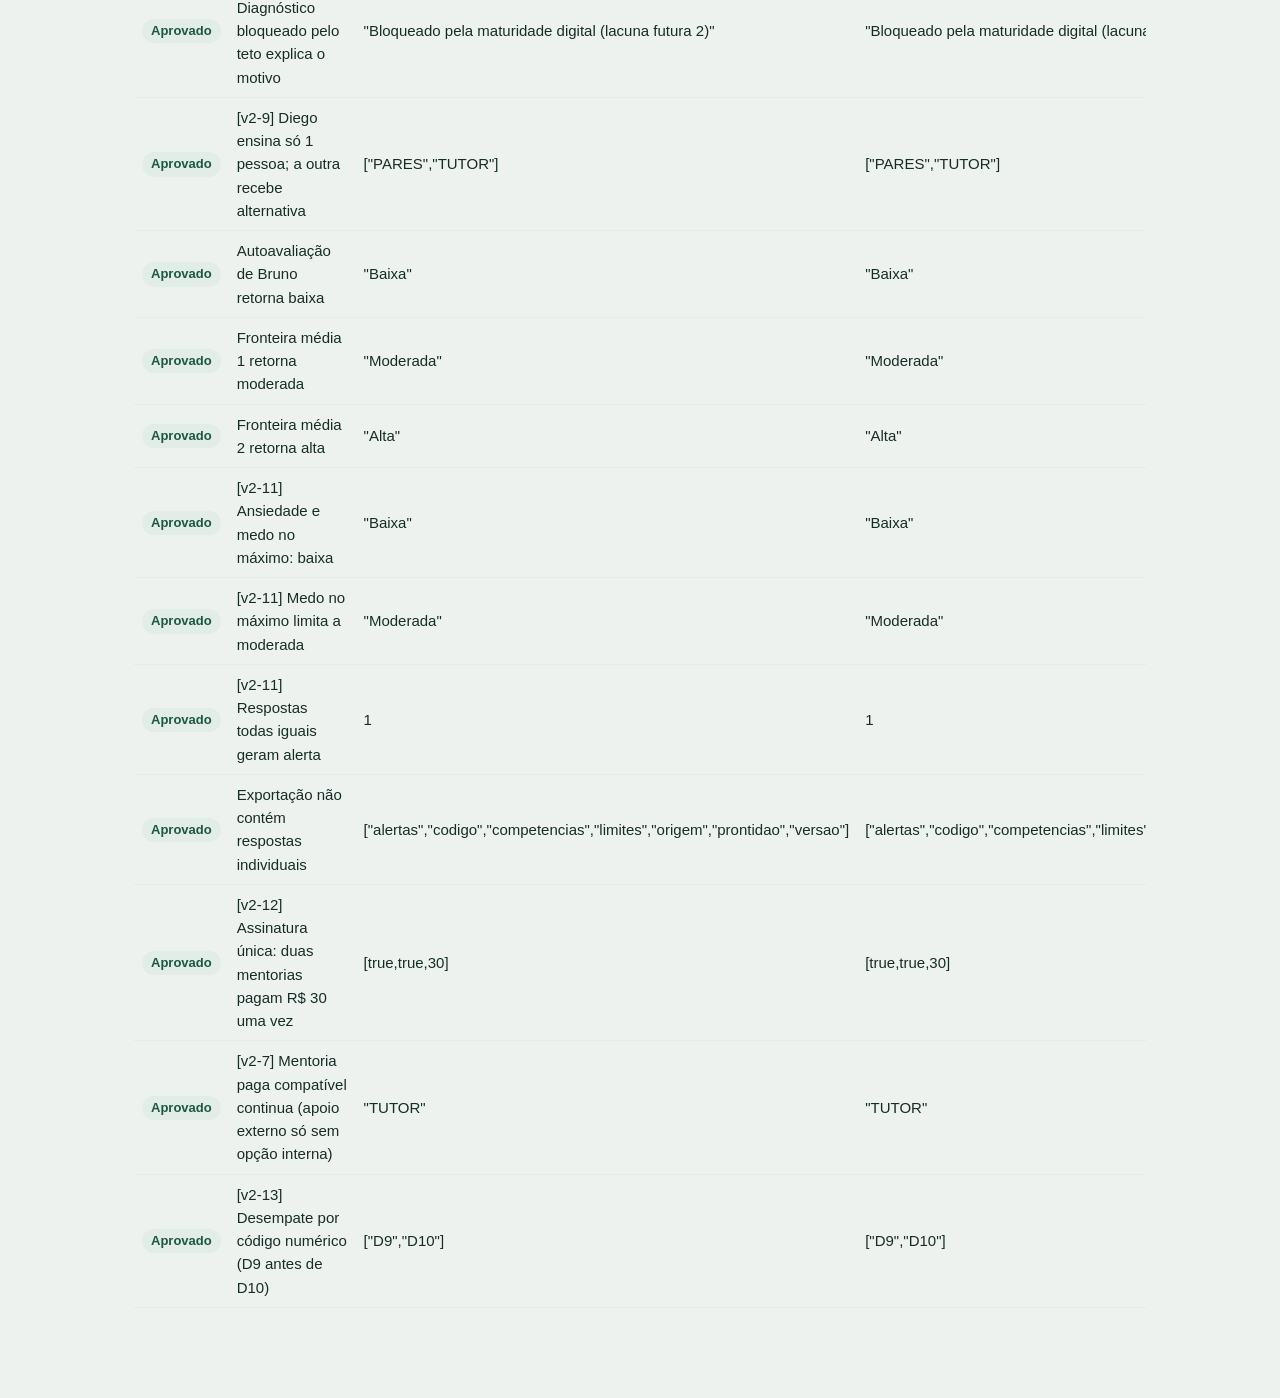
<file: testes/Executar_Testes.html>
<!doctype html>
<html lang="pt-BR">
<head>
<meta charset="utf-8">
<meta name="viewport" content="width=device-width, initial-scale=1">
<title>Testes do motor de cálculo</title>
<link rel="stylesheet" href="../assets/css/estilo.css">
</head>
<body>
<main style="max-width:1100px;margin:0 auto">
  <header class="head">
    <h1>Testes do motor de cálculo</h1>
    <p>Reproduz as verificações da planilha v1 (Mercado Aurora e cenários de estresse) usando o mesmo motor da matriz.</p>
  </header>
  <div id="resumo" class="banner aviso">Executando…</div>
  <div class="scroll"><table>
    <thead><tr><th>Resultado</th><th>Verificação</th><th>Obtido</th><th>Esperado</th></tr></thead>
    <tbody id="linhas"></tbody>
  </table></div>
</main>
<script src="../assets/js/motor.js"></script>
<script src="testes.js"></script>
</body>
</html>
</file>
<file: assets/css/estilo.css>
/* estilo.css
   Visual pensado para quem não tem familiaridade com tecnologia:
   letras maiores, botões grandes, uma coisa por vez.
   Verde = navegação e ações; amarelo = o que a pessoa preenche (como as células amarelas da planilha). */

:root {
  --bg: #EEF2EF; --surface: #FFFFFF; --ink: #142E27; --muted: #52665D; --line: #D2DCD5;
  --green: #1C5843; --green-2: #2A7457; --green-soft: #E1EDE6; --green-line: #A9CBB8;
  --tag: #EDB92E; --tag-soft: #FFF6D6; --tag-line: #E2C66F;
  --alert: #A8392C; --alert-soft: #F9E5E0; --warn: #7A5700; --warn-soft: #FCF1D4;
  --font: "Avenir Next", "Avenir", "Segoe UI Variable Text", "Segoe UI", Roboto, "Helvetica Neue", Arial, sans-serif;
  font-family: var(--font); color: var(--ink); background: var(--bg);
  font-size: 16.5px; line-height: 1.55;
}
* { box-sizing: border-box }
body { margin: 0; min-height: 100vh }
button, input, select, textarea { font: inherit; color: inherit }
:focus-visible { outline: 3px solid var(--tag); outline-offset: 2px }
[hidden] { display: none !important }
.num { font-variant-numeric: tabular-nums }
.muted { color: var(--muted) }
.small { font-size: 14.5px }

/* ---------- estrutura ---------- */
.app { display: grid; grid-template-columns: 270px 1fr; min-height: 100vh }
.side { background: var(--green); color: #EEF6F1; padding: 26px 16px 20px; display: flex; flex-direction: column; gap: 20px; position: sticky; top: 0; height: 100vh; overflow: auto }
.brand { padding: 0 10px }
.brand small { display: block; color: #B7D5C4; font-size: 13px }
.brand strong { display: block; font-size: 20px; line-height: 1.25; margin-top: 3px }
.nav { display: flex; flex-direction: column; gap: 3px }
.nav button { all: unset; box-sizing: border-box; cursor: pointer; display: grid; grid-template-columns: 30px 1fr; align-items: center; gap: 11px; padding: 10px 12px; border-radius: 10px; color: #E6F1EA; font-weight: 600; line-height: 1.25 }
.nav button:hover { background: rgba(255,255,255,.08) }
.nav button:focus-visible { outline: 3px solid var(--tag) }
.nav button[aria-current="page"] { background: #F6F9F7; color: var(--green) }
.nav .mark { width: 28px; height: 28px; border-radius: 50%; border: 2px solid currentColor; display: grid; place-items: center; font-size: 13px; font-weight: 800; position: relative }
.nav .mark.done { background: var(--tag); border-color: var(--tag); color: var(--ink) }
.nav .mark.pend::after { content: ""; position: absolute; top: -3px; right: -3px; width: 10px; height: 10px; border-radius: 50%; background: #F08A7A; border: 2px solid var(--green) }
.nav button[aria-current="page"] .mark.pend::after { border-color: #F6F9F7 }
.nav .sep { height: 1px; background: rgba(255,255,255,.16); margin: 8px 6px }
.side-foot { margin-top: auto; font-size: 14.5px }
.side-foot details summary { cursor: pointer; padding: 8px 12px; border-radius: 8px; color: #D9EBE0; list-style: none }
.side-foot details summary::-webkit-details-marker { display: none }
.side-foot details summary::before { content: "⋯  " }
.side-foot details summary:hover { background: rgba(255,255,255,.08) }
.side-foot .menu { display: flex; flex-direction: column; gap: 2px; padding: 4px 0 0 }
.side-foot .menu button { all: unset; cursor: pointer; padding: 7px 12px; border-radius: 8px; color: #E6F1EA }
.side-foot .menu button:hover { background: rgba(255,255,255,.08) }
.side-foot .menu button:focus-visible { outline: 3px solid var(--tag) }
.saved { padding: 8px 12px 0; color: #A9C9B8; font-size: 13px }

main { padding: 36px 44px 90px; width: 100%; max-width: 1100px; min-width: 0 }
main:focus { outline: none }
.head { margin-bottom: 24px; max-width: 760px }
.head h1 { font-size: 31px; line-height: 1.15; margin: 0 0 8px; letter-spacing: -.02em }
.head p { margin: 0; color: var(--muted); font-size: 17px }
h2 { font-size: 20px; margin: 0 0 6px; letter-spacing: -.01em }
h3 { font-size: 17px; margin: 0 0 4px }
.lead { color: var(--muted); margin: 0 0 16px; max-width: 68ch }
.block { background: var(--surface); border: 1px solid var(--line); border-radius: 14px; padding: 24px 26px; margin: 0 0 18px }
.section-title { margin: 30px 0 12px }

/* ---------- botões ---------- */
.btn { border: 0; border-radius: 10px; padding: 12px 20px; min-height: 46px; font-weight: 700; cursor: pointer; background: var(--green); color: #fff; display: inline-flex; align-items: center; gap: 8px; text-decoration: none }
.btn:hover { background: var(--green-2) }
.btn.big { font-size: 18px; padding: 15px 26px; min-height: 56px }
.btn.light { background: var(--surface); color: var(--green); border: 2px solid var(--green-line) }
.btn.light:hover { background: var(--green-soft); border-color: var(--green) }
.btn.quiet { background: transparent; color: var(--green); padding: 8px 12px; min-height: 40px; text-decoration: underline; text-underline-offset: 3px }
.btn.quiet:hover { background: var(--green-soft) }
.btn.danger { background: transparent; color: var(--alert); padding: 8px 12px; min-height: 40px }
.btn.danger:hover { background: var(--alert-soft) }
.actions { display: flex; gap: 10px; flex-wrap: wrap; align-items: center }

/* ---------- campos ---------- */
.field { margin: 0 0 20px }
.field > label, .field > .q { display: block; font-weight: 700; margin-bottom: 7px; font-size: 16.5px }
.field .hint { display: block; color: var(--muted); font-size: 14.5px; margin: -3px 0 8px; font-weight: 400 }
.in { width: 100%; max-width: 460px; padding: 11px 13px; border-radius: 9px; background: var(--tag-soft); border: 1.5px solid var(--tag-line); border-bottom: 3px solid var(--tag) }
.in:hover { border-color: var(--tag) }
.in.bad, .bad .in { background: var(--alert-soft); border-color: #E2A79D; border-bottom-color: var(--alert) }
select.in { cursor: pointer }
textarea.in { min-height: 70px; resize: vertical }

/* escolhas em botões (rádio) */
.choices { display: flex; flex-wrap: wrap; gap: 8px }
.choices.cols { display: grid; grid-template-columns: repeat(auto-fill, minmax(170px, 1fr)) }
.choice { position: relative }
.choice input { position: absolute; opacity: 0; inset: 0; margin: 0; pointer-events: none }
.choice span { display: block; padding: 10px 15px; border-radius: 10px; background: var(--tag-soft); border: 1.5px solid var(--tag-line); cursor: pointer; font-weight: 650; min-height: 46px; line-height: 1.3 }
.choice span small { display: block; font-weight: 400; color: var(--muted); font-size: 13.5px; margin-top: 2px }
.choice:hover span { border-color: var(--tag) }
.choice input:checked + span { background: var(--green); border-color: var(--green); color: #fff }
.choice input:checked + span small { color: #D5EADF }
.choice input:checked + span::before { content: "✓ " }
.choice input:focus-visible + span { outline: 3px solid var(--tag); outline-offset: 2px }
.field.missing .choices .choice span { border-color: #E2A79D; background: var(--alert-soft) }
.field.missing > .q::after { content: "  ← falta responder"; color: var(--alert); font-weight: 700; font-size: 14px }

/* contador com − e + */
.stepper { display: inline-flex; align-items: stretch; border-radius: 10px; overflow: hidden; border: 1.5px solid var(--tag-line); border-bottom: 3px solid var(--tag); background: var(--tag-soft) }
.stepper button { border: 0; background: transparent; width: 50px; font-size: 22px; font-weight: 700; cursor: pointer; color: var(--green) }
.stepper button:hover { background: #FBEBB4 }
.stepper input { border: 0; background: transparent; width: 110px; text-align: center; font-weight: 700; font-size: 18px; padding: 10px 0 }
.stepper .unit { align-self: center; padding-right: 14px; color: var(--muted); font-size: 14.5px }

/* ---------- cartões ---------- */
.cards { display: grid; grid-template-columns: repeat(auto-fill, minmax(300px, 1fr)); gap: 16px }
.card { background: var(--surface); border: 1px solid var(--line); border-radius: 14px; padding: 20px 22px; display: flex; flex-direction: column; gap: 10px }
.card.warn { border-color: #E9B7AE; box-shadow: inset 4px 0 0 var(--alert) }
.card h3 { font-size: 19px; margin: 0 }
.card .role { color: var(--muted); margin-top: -6px }
.card .card-actions { display: flex; gap: 8px; flex-wrap: wrap; margin-top: auto; padding-top: 6px }
.status { display: flex; gap: 8px; align-items: flex-start; font-size: 15px; font-weight: 600 }
.status::before { content: ""; flex: 0 0 10px; height: 10px; border-radius: 50%; margin-top: 7px; background: currentColor }
.status.ok { color: var(--green) }
.status.err { color: var(--alert) }
.status.info { color: var(--warn) }
.pill { display: inline-block; font-size: 13.5px; font-weight: 700; padding: 3px 10px; border-radius: 20px; background: var(--green-soft); color: var(--green) }
.pill.yellow { background: var(--tag-soft); color: var(--warn); border: 1px solid var(--tag-line) }
.skills { display: grid; gap: 5px; font-size: 14.5px }
.skills div { display: flex; justify-content: space-between; gap: 10px }
.dots { letter-spacing: 3px; color: var(--green); white-space: nowrap }
.dots i { font-style: normal; color: #C9D6CE }
.empty { text-align: center; padding: 40px 24px; color: var(--muted); background: var(--surface); border: 2px dashed var(--line); border-radius: 14px }
.empty p { margin: 0 0 16px; font-size: 17px }
.chips { display: flex; flex-wrap: wrap; gap: 8px }
.chips button { border: 1.5px dashed var(--green-line); background: var(--surface); color: var(--green); border-radius: 20px; padding: 7px 14px; cursor: pointer; font-weight: 600 }
.chips button:hover { background: var(--green-soft); border-style: solid }

/* ---------- início ---------- */
.journey { list-style: none; padding: 0; margin: 0; display: grid; gap: 12px }
.journey li { display: grid; grid-template-columns: 52px 1fr auto; gap: 16px; align-items: center; background: var(--surface); border: 1px solid var(--line); border-radius: 14px; padding: 16px 20px }
.journey li.next { border: 2px solid var(--green); box-shadow: 0 4px 16px rgba(28,88,67,.12) }
.journey .mark { width: 44px; height: 44px; border-radius: 50%; display: grid; place-items: center; font-weight: 800; font-size: 18px; border: 2px solid var(--green-line); color: var(--green) }
.journey .mark.done { background: var(--tag); border-color: var(--tag); color: var(--ink) }
.journey h3 { margin: 0 }
.journey p { margin: 2px 0 0; color: var(--muted); font-size: 15px }
.journey .state { font-size: 14.5px; font-weight: 700; margin-top: 4px }
.journey .state.err { color: var(--alert) }
.journey .state.ok { color: var(--green) }
.hello { font-size: 18px; max-width: 64ch; margin: 0 0 22px }

/* ---------- avisos ---------- */
.banner { display: flex; gap: 14px; align-items: flex-start; border-radius: 12px; padding: 15px 18px; margin: 0 0 20px; font-weight: 600; font-size: 16.5px }
.banner.ok { background: var(--green-soft); color: var(--green) }
.banner.aviso { background: var(--warn-soft); color: var(--warn) }
.banner.erro { background: var(--alert-soft); color: var(--alert) }
.banner .ico { font-size: 20px; line-height: 1.2 }
.banner .more { font-weight: 500; margin-top: 6px; display: flex; flex-wrap: wrap; gap: 6px 14px }
.banner a, .banner button.link { color: inherit; font-weight: 700; background: none; border: 0; padding: 0; cursor: pointer; text-decoration: underline; text-underline-offset: 3px }
.example-bar { display: flex; flex-wrap: wrap; gap: 12px 18px; align-items: center; justify-content: space-between; background: var(--tag-soft); border: 1.5px solid var(--tag-line); border-radius: 12px; padding: 14px 18px; margin: 0 0 22px }

/* ---------- plano ---------- */
.capacity { background: var(--surface); border: 1px solid var(--line); border-radius: 14px; padding: 22px 24px; margin-bottom: 22px }
.cap-row { display: grid; grid-template-columns: 220px 1fr 140px; gap: 16px; align-items: center; margin: 12px 0 }
.cap-row .t { font-weight: 700; font-size: 15px }
.cap-row .v { font-size: 15px; color: var(--muted); text-align: right }
.cap-row .v b { color: var(--ink) }
.bar { display: flex; height: 48px; border-radius: 9px; overflow: hidden; background: repeating-linear-gradient(135deg, #F1F4F2 0 7px, #E5EBE7 7px 14px); border: 1px solid var(--line) }
.bar .seg { display: flex; flex-direction: column; justify-content: center; padding: 0 10px; color: #fff; font-size: 13px; line-height: 1.25; overflow: hidden; white-space: nowrap; border-right: 2px solid var(--surface); min-width: 0 }
.bar .seg.c0 { background: var(--green) } .bar .seg.c1 { background: var(--green-2) } .bar .seg.c2 { background: #4E8F72 } .bar .seg.c3 { background: #3F6F5D }
.bar .seg.cult { background: var(--tag); color: var(--ink) }
.bar.thin { height: 16px }
.slots { display: flex; gap: 7px; flex-wrap: wrap }
.slots i { width: 34px; height: 26px; border-radius: 6px; border: 2px solid var(--green); background: var(--surface) }
.slots i.on { background: var(--green) }
.slots i.cult { background: var(--tag); border-color: var(--tag) }
.facts { display: flex; gap: 30px; flex-wrap: wrap; margin-bottom: 8px }
.facts div { color: var(--muted); font-size: 15px }
.facts b { display: block; color: var(--ink); font-size: 22px }
.action { display: grid; grid-template-columns: 46px 1fr; gap: 14px; background: var(--surface); border: 1px solid var(--line); border-radius: 14px; padding: 18px 22px; margin: 0 0 12px }
.action .n { width: 40px; height: 40px; border-radius: 50%; background: var(--green); color: #fff; display: grid; place-items: center; font-weight: 800; font-size: 17px }
.action.later .n { background: #C9D6CE; color: var(--ink) }
.action.prep .n { background: var(--tag); color: var(--ink) }
.action h3 { font-size: 18px; margin: 0 }
.action .what { font-weight: 700; color: var(--green); margin: 2px 0 }
.action .desc { color: var(--muted); margin: 0 0 8px; font-size: 15px }
.action dl { display: grid; grid-template-columns: repeat(auto-fill, minmax(170px, 1fr)); gap: 6px 18px; margin: 8px 0 10px; font-size: 15px }
.action dt { color: var(--muted); font-size: 13.5px }
.action dd { margin: 0; font-weight: 650 }
.action .next { background: var(--green-soft); border-radius: 9px; padding: 9px 12px; font-size: 15px; margin: 4px 0 10px }
.action.later .next { background: var(--warn-soft); color: var(--warn); font-weight: 650 }
.action .extra { font-size: 14.5px; color: var(--warn); margin: 0 0 8px }
.action .choices .choice span { min-height: 40px; padding: 7px 13px; font-size: 15px }

/* ---------- janelas ---------- */
dialog { border: 0; border-radius: 16px; padding: 0; width: min(760px, calc(100vw - 24px)); max-height: calc(100vh - 32px); color: var(--ink); box-shadow: 0 20px 60px rgba(10,30,24,.35) }
dialog::backdrop { background: rgba(14,36,29,.55) }
.dlg { display: flex; flex-direction: column; max-height: calc(100vh - 32px) }
.dlg-head { padding: 22px 28px 12px; border-bottom: 1px solid var(--line); display: flex; justify-content: space-between; gap: 16px; align-items: flex-start }
.dlg-head h2 { font-size: 23px; margin: 0 }
.dlg-head p { margin: 4px 0 0; color: var(--muted) }
.dlg-x { border: 0; background: transparent; font-size: 28px; line-height: 1; cursor: pointer; color: var(--muted); padding: 2px 8px; border-radius: 8px }
.dlg-x:hover { background: var(--bg) }
.dlg-body { padding: 22px 28px; overflow: auto }
.dlg-foot { padding: 16px 28px; border-top: 1px solid var(--line); display: flex; gap: 10px; justify-content: flex-end; flex-wrap: wrap; background: #F7FAF8; border-radius: 0 0 16px 16px }
.dlg-msg { color: var(--alert); font-weight: 700; margin-right: auto; align-self: center }
.group-title { font-size: 15px; font-weight: 800; color: var(--green); margin: 8px 0 14px; padding-top: 14px; border-top: 1px dashed var(--line) }
.group-title:first-child { border-top: 0; padding-top: 0 }
.preview { background: var(--green-soft); border-radius: 10px; padding: 12px 15px; margin: 4px 0 18px; font-size: 15.5px }

/* ---------- questionário ---------- */
.privacy { border-left: 4px solid var(--green-line); background: var(--green-soft); padding: 12px 16px; border-radius: 0 10px 10px 0; font-size: 15px; margin: 0 0 20px; max-width: 72ch }
.result-band { font-size: 26px; font-weight: 800; margin: 4px 0 }
.solo { max-width: 820px; margin: 0 auto; padding: 40px 22px 80px }
.solo .block { padding: 26px 28px }

.toast { position: fixed; right: 22px; bottom: 22px; background: var(--ink); color: #fff; padding: 13px 18px; border-radius: 10px; font-size: 15.5px; box-shadow: 0 6px 20px rgba(21,48,42,.3); max-width: 420px; opacity: 0; transform: translateY(8px); transition: .2s; pointer-events: none; z-index: 20 }
.toast.show { opacity: 1; transform: none }

/* ---------- avançado ---------- */
details.advanced { background: var(--surface); border: 1px solid var(--line); border-radius: 14px; padding: 0; margin: 0 0 18px }
details.advanced > summary { cursor: pointer; padding: 18px 26px; font-weight: 700; color: var(--green) }
details.advanced[open] > summary { border-bottom: 1px solid var(--line) }
details.advanced .inner { padding: 20px 26px }
table { border-collapse: collapse; width: 100%; font-size: 15px }
th, td { padding: 8px; text-align: left; border-bottom: 1px solid #E5EBE7; vertical-align: middle }
th { font-size: 13.5px; color: var(--muted) }
td .in { max-width: 120px; padding: 7px 9px }
.scroll { overflow-x: auto }
.help-list { margin: 0; padding-left: 20px }
.help-list li { margin: 6px 0 }

@media (max-width: 900px) {
  .app { grid-template-columns: 1fr }
  .side { position: static; height: auto; padding: 14px 12px; gap: 10px }
  .brand { padding: 0 4px }
  .nav { flex-direction: row; overflow-x: auto; gap: 4px; padding-bottom: 4px }
  .nav button { grid-template-columns: 28px auto; white-space: nowrap }
  .nav .sep { display: none }
  .side-foot { margin-top: 0 }
  main { padding: 22px 16px 70px }
  .head h1 { font-size: 26px }
  .journey li { grid-template-columns: 44px 1fr; }
  .journey li .btn { grid-column: 1 / -1 }
  .cap-row { grid-template-columns: 1fr; gap: 6px }
  .cap-row .v { text-align: left }
  .action { grid-template-columns: 1fr }
  dialog { width: 100vw; max-height: 100vh; border-radius: 0; margin: 0 }
  .dlg { max-height: 100vh }
  .dlg-body, .dlg-head, .dlg-foot { padding-left: 18px; padding-right: 18px }
}
@media (prefers-reduced-motion: reduce) { * { transition: none !important; scroll-behavior: auto !important } }
@media print {
  body { background: #fff; font-size: 12px }
  .side, .no-print, .btn, .actions, .choices, .toast { display: none !important }
  .app { display: block }
  main { padding: 0; max-width: none }
  .action, .capacity, .block { break-inside: avoid; border: 1px solid #bbb }
  .bar .seg, .slots i, .action .n { -webkit-print-color-adjust: exact; print-color-adjust: exact }
}

/* usado na página de testes */
.chip { display: inline-block; font-size: 13px; font-weight: 700; padding: 2px 9px; border-radius: 20px }
.chip.ok { background: var(--green-soft); color: var(--green) }
.chip.err { background: var(--alert-soft); color: var(--alert) }
</file>
